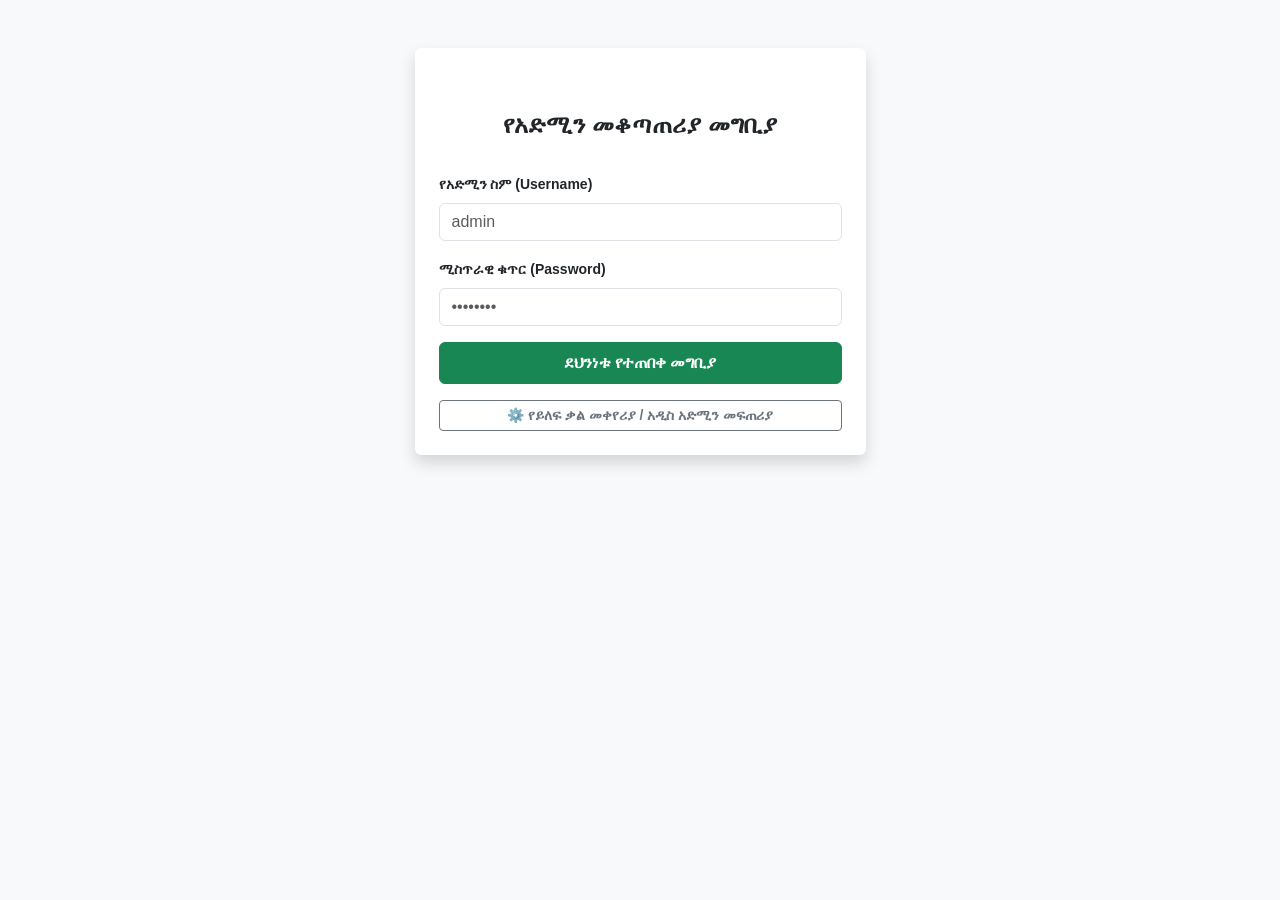
<file: admin.html>
<!DOCTYPE html>
<html lang="am">
<head>
    <meta charset="UTF-8">
    <meta name="viewport" content="width=device-width, initial-scale=1.0">
    <title>Hab Adis - Admin Dashboard</title>
    <link href="https://cdn.jsdelivr.net/npm/bootstrap@5.3.0/dist/css/bootstrap.min.css" rel="stylesheet">
    <link href="https://fonts.googleapis.com/icon?family=Material+Icons" rel="stylesheet">
    <style>
        body { transition: background-color 0.3s, color 0.3s; font-family: sans-serif; }
        .metric-card { border-radius: 12px; border: none; box-shadow: 0 4px 15px rgba(0,0,0,0.05); }
        
        /* 🌓 የዳርክ ሞድ ስታይል */
        body.dark-mode { background-color: #121212 !important; color: #e0e0e0 !important; }
        body.dark-mode .card { background-color: #1e1e1e !important; color: #f8f9fa !important; border-color: #2d2d2d !important; }
        body.dark-mode .table { color: #e0e0e0 !important; border-color: #333 !important; }
        body.dark-mode thead { background-color: #2d2d2d !important; }
        body.dark-mode .text-muted { color: #aaa !important; }
        body.dark-mode input, body.dark-mode select { background-color: #2b2b2b !important; color: #fff !important; border-color: #444 !important; }
        .btn-xs { padding: 2px 6px; font-size: 11px; }
    </style>
</head>
<body class="bg-light">

<!-- 🔐 1. የአድሚን መግቢያ ፓነል -->
<div id="adminLoginPanel" class="container py-5">
    <div class="row justify-content-center">
        <div class="col-md-5">
            <div class="card p-4 shadow border-0">
                <div class="text-center mb-4">
                    <span class="material-icons text-success display-4">admin control pin</span>
                    <h4 class="fw-bold mt-2">የአድሚን መቆጣጠሪያ መግቢያ</h4>
                </div>
                <form id="adminLoginForm" onsubmit="handleAdminLogin(event)">
                    <div class="mb-3">
                        <label class="form-label small fw-bold">የአድሚን ስም (Username)</label>
                        <input type="text" id="adminUser" class="form-control" required placeholder="admin">
                    </div>
                    <div class="mb-3">
                        <label class="form-label small fw-bold">ሚስጥራዊ ቁጥር (Password)</label>
                        <input type="password" id="adminPass" class="form-control" required placeholder="••••••••">
                    </div>
                    <div id="loginErrorMsg" class="alert alert-danger p-2 small d-none">❌ የተሳሳተ የተጠቃሚ ስም ወይም የይለፍ ቃል!</div>
                    <button type="submit" class="btn btn-success w-100 fw-bold py-2 mb-3">ደህንነቱ የተጠበቀ መግቢያ</button>
                </form>
                <button class="btn btn-sm btn-outline-secondary w-100 fw-bold" data-bs-toggle="modal" data-bs-target="#securityModal">
                    ⚙️ የይለፍ ቃል መቀየሪያ / አዲስ አድሚን መፍጠሪያ
                </button>
            </div>
        </div>
    </div>
</div>

<!-- 📊 2. ዋናው የአድሚን ዳሽቦርድ -->
<div id="mainAdminDashboard" class="d-none">
    <nav class="navbar navbar-expand-lg navbar-dark bg-dark shadow-sm">
        <div class="container-fluid">
            <span class="navbar-brand fw-bold text-success d-flex align-items-center">
                <span class="material-icons me-1">gavel</span> Hab Adis Virtual School - Admin Management
            </span>
            <div class="ms-auto d-flex align-items-center gap-2">
                <button class="btn btn-sm btn-warning fw-bold d-flex align-items-center" onclick="goToEditor()">
                    <span class="material-icons fs-6 me-1">mark mamager</span> ውጤት መስሪያ እና መቆጣጠሪያ
                </button>
                <button class="btn btn-sm btn-outline-light" onclick="toggleDarkMode()">🌓 ጨለማ/ብርሃን</button>
                <button class="btn btn-sm btn-danger fw-bold" onclick="logoutAdmin()">ውጣ</button>
            </div>
        </div>
    </nav>

    <div class="container-fluid py-4">
        <div class="row">
            
            <!-- የግራ ጎን ፓነል -->
            <div class="col-md-3 mb-4">
                <div class="card p-3 text-center mb-3 border-0 shadow-sm">
                    <h6 class="fw-bold text-secondary mb-1">⏰ የሲስተም ሰዓት መቆጣጠሪያ</h6>
                    <h4 class="fw-bold text-success mb-0" id="adminLiveTimer">00:00:00</h4>
                </div>
                
                <div class="card p-3 border-0 shadow-sm">
                    <h6 class="fw-bold text-secondary mb-2">🔍 የተማሪዎች ስማርት ፍለጋ</h6>
                    <div class="input-group">
                        <input type="text" id="adminSearchIdInput" class="form-control form-control-sm" placeholder="FCN ወይም ID ያስገቡ..." oninput="searchStudentByNationalId()">
                        <span class="input-group-text bg-success text-white p-1"><span class="material-icons fs-5">search</span></span>
                    </div>
                </div>
            </div>

            <!-- የቀኝ ጎን ፓነል -->
            <div class="col-md-9">
                       <!-- *** አዲስ፦ ለአድሚን የመልእክት መላኪያ ማዕከል *** -->
        <div class="card p-4 border-0 shadow-sm bg-white mb-4">
            <h5 class="fw-bold text-danger mb-3 d-flex align-items-center">
                <span class="material-icons me-2">campaign</span> ለአጠቃላይ ገጾች አስቸኳይ መልእክት መላኪያ (Announcement)
            </h5>
            <div class="row g-2">
                <div class="col-md-9">
                    <input type="text" id="adminNoticeInput" class="form-control border-danger py-2" placeholder="ለምሳሌ፦ 'ሰኞ ዕለት የኬሚስትሪ የቀጥታ ስርጭት ስላለ ተማሪዎች በሰዓቱ እንድትገኙ!'">
                </div>
                <div class="col-md-3">
                    <button class="btn btn-danger w-100 fw-bold py-2" onclick="broadcastNotice()">📢 መልእክቱን በቀጥታ ላክ</button>
                </div>
            </div>
        </div>

                <!-- 5ቱ የስታቲስቲክስ ካርዶች -->
                <div class="row g-3 mb-4">
                    <div class="col"><div class="card metric-card bg-primary text-white p-3 h-100"><span class="material-icons opacity-75">groups</span><div class="small mt-1">ጠቅላላ ተማሪዎች</div><h3 class="fw-bold mb-0" id="cardTotalStudents">0</h3></div></div>
                    <div class="col"><div class="card metric-card bg-success text-white p-3 h-100"><span class="material-icons opacity-75">person_add</span><div class="small mt-1">ንቁ ተማሪዎች</div><h3 class="fw-bold mb-0" id="cardWeeklyStudents">0</h3></div></div>
                    <div class="col"><div class="card metric-card bg-warning text-dark p-3 h-100"><span class="material-icons opacity-75">payments</span><div class="small mt-1">የገባው ጠቅላላ ክፍያ</div><h4 class="fw-bold mb-0" id="cardTotalPayments">0 ETB</h4></div></div>
                    <div class="col"><div class="card metric-card bg-info text-white p-3 h-100"><span class="material-icons opacity-75">visibility</span><div class="small mt-1">የእለት ተመልካች</div><h3 class="fw-bold mb-0" id="cardDailyViews">0</h3></div></div>
                    <div class="col"><div class="card metric-card bg-danger text-white p-3 h-100"><span class="material-icons opacity-75">hourglass_empty</span><div class="small mt-1">መዝገብ ላይ ያሉ</div><h3 class="fw-bold mb-0" id="cardPendingStudents">0</h3></div></div>
                </div>

                <!-- 📋 የተመዘገቡ ተማሪዎች ማረጋገጫ ዝርዝር ሰንጠረዥ (የተስተካከለ) -->
                <div class="card p-4 border-0 shadow-sm mb-4">
                    <h5 class="fw-bold text-success mb-3">📋 የተመዘገቡ ተማሪዎች ማረጋገጫ ዝርዝር</h5>
                    <div class="table-responsive">
                        <table class="table table-hover align-middle text-center small">
                            <thead class="table-dark">
                                <tr>
                                    <th>ID ቁጥር</th>
                                    <th>ሙሉ ስም</th>
                                    <th>ሰርተፍኬት / ሚኒስትሪ</th>
                                    <th>የክፍያ ሁኔታ (Payment)</th>
                                    <th>የመታወቂያ (FCN) ቁጥር</th>
                                    <th>ድርጊት (Action)</th>
                                </tr>
                            </thead>
                            <tbody id="adminStudentsTableBody"></tbody>
                        </table>
                    </div>
                </div>

                <!-- 🔑 የጠፋ ID እና ፓስዋርድ መመለሻ ጥያቄዎች -->
                <div class="card p-4 border-0 shadow-sm">
                    <h5 class="fw-bold text-warning mb-3">🔑 የጠፋ ID እና ፓስዋርድ መመለሻ ጥያቄዎች</h5>
                    <div class="table-responsive">
                        <table class="table table-sm table-bordered align-middle text-center">
                            <thead class="table-secondary">
                                <tr>
                                    <th>ስም</th><th>ክፍል</th><th>የመታወቂያ FCN ቁጥር</th><th>የጠየቁበት ቀን</th><th>ድርጊት</th>
                                </tr>
                            </thead>
                            <tbody id="adminRecoveryTableBody"></tbody>
                        </table>
                    </div>
                </div>

            </div>
        </div>
    </div>
</div>

<!-- 🔍 📄 የተማሪ ሰርተፍኬት እና ዝርዝር መረጃ ማሳያ ፖፕ-አፕ (MODAL) -->
<div class="modal fade" id="studentDetailsModal" tabindex="-1" aria-hidden="true">
    <div class="modal-dialog">
        <div class="modal-content">
            <div class="modal-header bg-success text-white">
                <h5 class="fw-bold modal-title">📋 የተማሪው ስም፣ ሰርተፍኬት እና ክፍያ ማረጋገጫ</h5>
                <button type="button" class="btn-close btn-close-white" data-bs-dismiss="modal"></button>
            </div>
            <div class="modal-body" id="studentModalBodyDetails">
                <!-- በጥያቄው መሠረት የተስተካከሉ መረጃዎች እዚህ ብቻ ይወጣሉ -->
            </div>
        </div>
    </div>
</div>

<!-- 🔐 SECURITY MODAL (ሚስጥራዊ ቁጥር መቀየሪያ) -->
<div class="modal fade" id="securityModal" tabindex="-1" aria-hidden="true">
    <div class="modal-dialog">
        <div class="modal-content">
            <div class="modal-header">
                <h5 class="fw-bold modal-title">🔐 የአድሚን ሴኪውሪቲ ማስተካከያ</h5>
                <button type="button" class="btn-close" data-bs-dismiss="modal"></button>
            </div>
            <div class="modal-body">
                <form id="changePasswordForm" onsubmit="handleChangePassword(event)">
                    <h6 class="fw-bold text-success border-bottom pb-1 mb-2">የአድሚን ሚስጥራዊ ቁጥር መቀየሪያ</h6>
                    <div class="mb-2">
                        <label class="form-label small">የአሁኑ Password *</label>
                        <input type="password" id="oldPass" class="form-control form-control-sm" required>
                    </div>
                    <div class="mb-2">
                        <label class="form-label small">አዲስ Password *</label>
                        <input type="password" id="newPass" class="form-control form-control-sm" required>
                    </div>
                    <button type="submit" class="btn btn-success btn-sm fw-bold w-100">የይለፍ ቃል ቀይር</button>
                </form>
            </div>
        </div>
    </div>
</div>

<script>
    if(!localStorage.getItem("habAdisAdmins")) {
        localStorage.setItem("habAdisAdmins", JSON.stringify([{ user: "admin", pass: "admin123" }]));
    }

    let isAdminLoggedIn = false;
document.addEventListener("DOMContentLoaded", () => {
            renderStudentList();
            // ቀድሞ የተላከ ማስታወቂያ ካለ ሳጥኑ ላይ እንዲቆይ
            document.getElementById("adminNoticeInput").value = localStorage.getItem("habAdisGlobalNotice") || "";
        });

        // መልእክቱን ለሁሉም ገጽ ማሰራጫ ፈንክሽን
        function broadcastNotice() {
            const noticeText = document.getElementById("adminNoticeInput").value;
            localStorage.setItem("habAdisGlobalNotice", noticeText);
            alert("📢 መልእክቱ በተሳካ ሁኔታ ተሰራጭቷል! አሁን በ Home እና Classroom ገጾች ላይ በጉልህ ይታያል።");
        }
    function handleAdminLogin(e) {
        e.preventDefault();
        const userIn = document.getElementById("adminUser").value.trim();
        const passIn = document.getElementById("adminPass").value.trim();
        let admins = JSON.parse(localStorage.getItem("habAdisAdmins"));
        let match = admins.find(a => a.user === userIn && a.pass === passIn);

        if(match) {
            isAdminLoggedIn = true;
            sessionStorage.setItem("isAdminAuthorized", "true");
            document.getElementById("adminLoginPanel").classList.add("d-none");
            document.getElementById("mainAdminDashboard").classList.remove("d-none");
            startAdminTimer();
            loadAdminDashboardData();
        } else {
            document.getElementById("loginErrorMsg").classList.remove("d-none");
        }
    }

    function loadAdminDashboardData() {
        let students = JSON.parse(localStorage.getItem("habAdisStudents")) || [];
        let recoveries = JSON.parse(localStorage.getItem("habAdis_recoveries")) || [];
        let dailyViews = localStorage.getItem("habAdis_daily_views") || 0;

        document.getElementById("cardTotalStudents").innerText = students.length;
        document.getElementById("cardWeeklyStudents").innerText = students.filter(s => s.status === "active").length;
        document.getElementById("cardTotalPayments").innerText = (students.filter(s => s.status === "active").length * 7500) + " ETB";
        document.getElementById("cardDailyViews").innerText = dailyViews;
        document.getElementById("cardPendingStudents").innerText = students.filter(s => s.status === "pending_info" || s.status === "pending_payment").length;

        renderStudentsTable(students);
        renderRecoveryTable(recoveries);
    }

    // 📋 የተማሪዎች ሰንጠረዥ - በተሰጠው ትዕዛዝ መሠረት የጸዳ (ስም፣ ሰርተፍኬት፣ ክፍያ፣ FCN ብቻ)
    function renderStudentsTable(data) {
        const tbody = document.getElementById("adminStudentsTableBody");
        tbody.innerHTML = "";
        if(data.length === 0) {
            tbody.innerHTML = `<tr><td colspan="6" class="text-muted small">ምንም የተመዘገበ ተማሪ የለም።</td></tr>`;
            return;
        }
        data.forEach(s => {
            let statusBadge = "";
            let actionBtn = "";

            // የክፍያ ሁኔታ ማሳያ (Payment Column)
            if (s.status === "pending_info") {
                statusBadge = `<span class="badge bg-warning text-dark">መረጃ እየተጠበቀ</span>`;
                actionBtn = `<button class="btn btn-xs btn-success fw-bold" onclick="approveStudentNextStep('${s.id}')">Pass Info</button>`;
            } else if (s.status === "info_passed") {
                statusBadge = `<span class="badge bg-secondary">ክፍያ እየጠበቀ</span>`;
                actionBtn = `<span class="text-muted small">ደረሰኝ አልላከም</span>`;
            } else if (s.status === "pending_payment") {
                statusBadge = `<span class="badge bg-info text-dark">ደረሰኝ ቀርቧል</span>`;
                actionBtn = `<button class="btn btn-xs btn-primary fw-bold" onclick="approveStudentNextStep('${s.id}')">Pass Payment</button>`;
            } else if (s.status === "active") {
                statusBadge = `<span class="badge bg-success">ተከፍሏል (Active)</span>`;
                actionBtn = `<span class="text-success small fw-bold">🔑 ፓስዋርድ ተልኳል</span>`;
            }

            tbody.innerHTML += `
                <tr>
                    <td class="fw-bold">${s.id}</td>
                    <td><b>${s.name}</b></td>
                    <td>
                        <button class="btn btn-xs btn-outline-dark fw-bold" onclick="viewFullStudentDetails('${s.id}')">📂 ሰርተፍኬት እይ</button>
                    </td>
                    <td>${statusBadge}</td>
                    <td class="small fw-bold text-primary">${s.fcnNumber}</td>
                    <td>
                        ${actionBtn}
                        <button class="btn btn-xs btn-outline-danger ms-1" onclick="deleteStudent('${s.id}')">🗑️</button>
                    </td>
                </tr>
            `;
        });
    }

    // 📄 🔍 በጥያቄው መሠረት የተስተካከለው የፖፕ-አፕ (Modal) መረጃ ማሳያ
    function viewFullStudentDetails(studentId) {
        let students = JSON.parse(localStorage.getItem("habAdisStudents")) || [];
        let s = students.find(item => item.id === studentId);
        
        if(s) {
            const container = document.getElementById("studentModalBodyDetails");
            container.innerHTML = `
                <div class="alert alert-light border small">
                    <h6 class="fw-bold text-success mb-2">👤 የተማሪው ዋና መረጃ</h6>
                    <div><b>የተማሪው ሙሉ ስም፦</b> ${s.name}</div>
                    <div><b>የተማሪ መለያ ID፦</b> ${s.id}</div>
                    <div><b>የመታወቂያ / FCN ቁጥር፦</b> ${s.fcnNumber}</div>
                    <div><b>የተመዘገበበት ክፍል፦</b> ${s.grade}ኛ ክፍል</div>
                </div>
                
                <div class="border rounded p-3 text-center bg-light mb-3">
                    <h6 class="fw-bold text-start text-dark small mb-2">📜 የተያያዘ ሰርተፍኬት / ሚኒስትሪ ካርድ</h6>
                    <span class="material-icons text-secondary display-4">workspace_premium</span>
                    <div class="small fw-bold mt-1 text-truncate">${s.name}_Ministry_Card.pdf</div>
                    <p class="text-muted text-xs"> (ይህ የተማሪው የ8ኛ ክፍል ሚኒስትሪ ወይም የደረጃ ማረጋገጫ ሰርተፍኬት ፋይል ነው) </p>
                </div>

                <div class="border rounded p-3 text-center bg-light">
                    <h6 class="fw-bold text-start text-dark small mb-2">💰 የባንክ ክፍያ ደረሰኝ (Receipt)</h6>
                    <span class="material-icons text-primary display-4">receipt_long</span>
                    <div class="small fw-bold mt-1 text-success">${s.receiptFile || 'የክፍያ ደረሰኝ ገና አልተያያዘም'}</div>
                    <div class="small text-muted mt-1">የክፍያ ሁኔታ፦ <b>${s.status === 'active' ? 'ተከፍሏል' : 'በምረቃ ላይ'}</b></div>
                </div>
            `;
            let modal = new bootstrap.Modal(document.getElementById('studentDetailsModal'));
            modal.show();
        }
    }

    // 🚀 አድሚኑ Pass ሲያደርግ ደረጃውን የሚያሻሽል ማዕከላዊ ሎጂክ
    function approveStudentNextStep(studentId) {
        let students = JSON.parse(localStorage.getItem("habAdisStudents")) || [];
        let idx = students.findIndex(s => s.id === studentId);
        
        if(idx !== -1) {
            let currentStatus = students[idx].status;
            
            if(currentStatus === "pending_info") {
                students[idx].status = "info_passed";
                alert(`🎉 የተማሪው መረጃ እና ሰርተፍኬት ተረጋግጦ Pass ሆኗል! አሁን ለተማሪው የክፍያ አማራጭ ይከፈትለታል።`);
            } 
            else if(currentStatus === "pending_payment") {
                students[idx].status = "active";
                
                // 🔑 በአውቶማቲክ የሚመነጭ ባለ 6 አሃዝ ጠንካራ ሚስጥራዊ ቁጥር
                let autoPassword = Math.floor(100000 + Math.random() * 900000).toString();
                students[idx].password = autoPassword;
                
                alert(`🎉 የባንክ ክፍያው ተረጋግጦ Pass ሆኗል!\nበራስ-ሰር የተፈጠረው መግቢያ ፓስዋርድ፦ ${autoPassword}`);
            }
            
            localStorage.setItem("habAdisStudents", JSON.stringify(students));
            loadAdminDashboardData();
        }
    }

    function searchStudentByNationalId() {
        const val = document.getElementById("adminSearchIdInput").value.trim().toLowerCase();
        let students = JSON.parse(localStorage.getItem("habAdisStudents")) || [];
        if(val === "") {
            renderStudentsTable(students);
        } else {
            let filtered = students.filter(s => s.fcnNumber.toLowerCase().includes(val) || s.id.toLowerCase().includes(val) || s.name.toLowerCase().includes(val));
            renderStudentsTable(filtered);
        }
    }

    function renderRecoveryTable(data) {
        const tbody = document.getElementById("adminRecoveryTableBody");
        tbody.innerHTML = "";
        let pendings = data.filter(r => r.status === "pending_recovery");
        if(pendings.length === 0) {
            tbody.innerHTML = `<tr><td colspan="5" class="text-muted small">ምንም የቀረበ የመረጃ ማግኛ ጥያቄ የለም።</td></tr>`;
            return;
        }
        pendings.forEach(r => {
            tbody.innerHTML += `
                <tr>
                    <td class="text-start">${r.name}</td>
                    <td>${r.grade}ኛ</td>
                    <td class="fw-bold">${r.fcnNumber}</td>
                    <td class="small">${new Date(r.requestDate).toLocaleDateString()}</td>
                    <td>
                        <button class="btn btn-success btn-xs fw-bold" onclick="approveRecovery('${r.id}')">አጽድቅ (አሳይ)</button>
                    </td>
                </tr>
            `;
        });
    }

    function approveRecovery(recId) {
        let recoveries = JSON.parse(localStorage.getItem("habAdis_recoveries")) || [];
        let students = JSON.parse(localStorage.getItem("habAdisStudents")) || [];
        let rec = recoveries.find(r => r.id === recId);
        if(rec) {
            let stu = students.find(s => s.fcnNumber === rec.fcnNumber);
            if(stu && stu.status === 'active') {
                alert(`🔑 የተማሪው የመግቢያ መረጃ፦\nID ቁጥር፦ ${stu.id}\nፓስዋርድ፦ ${stu.password}`);
            } else {
                alert("❌ ይህ መታወቂያ ያለው ንቁ ተማሪ በሲስተሙ ላይ አልተገኘም ወይም ምዝገባው አልተጠናቀቀም!");
            }
            rec.status = "approved";
            localStorage.setItem("habAdis_recoveries", JSON.stringify(recoveries));
            loadAdminDashboardData();
        }
    }

    function handleChangePassword(e) {
        e.preventDefault();
        let admins = JSON.parse(localStorage.getItem("habAdisAdmins"));
        const oldP = document.getElementById("oldPass").value;
        const newP = document.getElementById("newPass").value;
        let idx = admins.findIndex(a => a.pass === oldP);
        if(idx !== -1) {
            admins[idx].pass = newP;
            localStorage.setItem("habAdisAdmins", JSON.stringify(admins));
            alert("🎉 የአድሚን ሚስጥራዊ ቁጥር ተቀይሯል!");
            document.getElementById("changePasswordForm").reset();
            bootstrap.Modal.getInstance(document.getElementById('securityModal')).hide();
        } else { alert("❌ የአሁኑ ሚስጥራዊ ቁጥር አልተስማማም!"); }
    }

    function deleteStudent(id) {
        if(confirm("ይህንን ተማሪ ማጥፋት ይፈልጋሉ?")) {
            let students = JSON.parse(localStorage.getItem("habAdisStudents")) || [];
            students = students.filter(s => s.id !== id);
            localStorage.setItem("habAdisStudents", JSON.stringify(students));
            loadAdminDashboardData();
        }
    }

    function goToEditor() {
        if(sessionStorage.getItem("isAdminAuthorized") === "true") window.location.href = "grade-processor.html";
    }

    // ሰዓት ቆጣሪ
    function startAdminTimer() {
        setInterval(() => {
            let now = new Date();
            document.getElementById("adminLiveTimer").innerText = now.toTimeString().split(" ")[0];
        }, 1000);
    }

    function toggleDarkMode() { document.body.classList.toggle("dark-mode"); }
    function logoutAdmin() {
        isAdminLoggedIn = false;
        sessionStorage.removeItem("isAdminAuthorized");
        document.getElementById("mainAdminDashboard").classList.add("d-none");
        document.getElementById("adminLoginPanel").classList.remove("d-none");
    }
</script>

<script src="https://cdn.jsdelivr.net/npm/bootstrap@5.3.0/dist/js/bootstrap.bundle.min.js"></script>
</body>
</html>
</file>
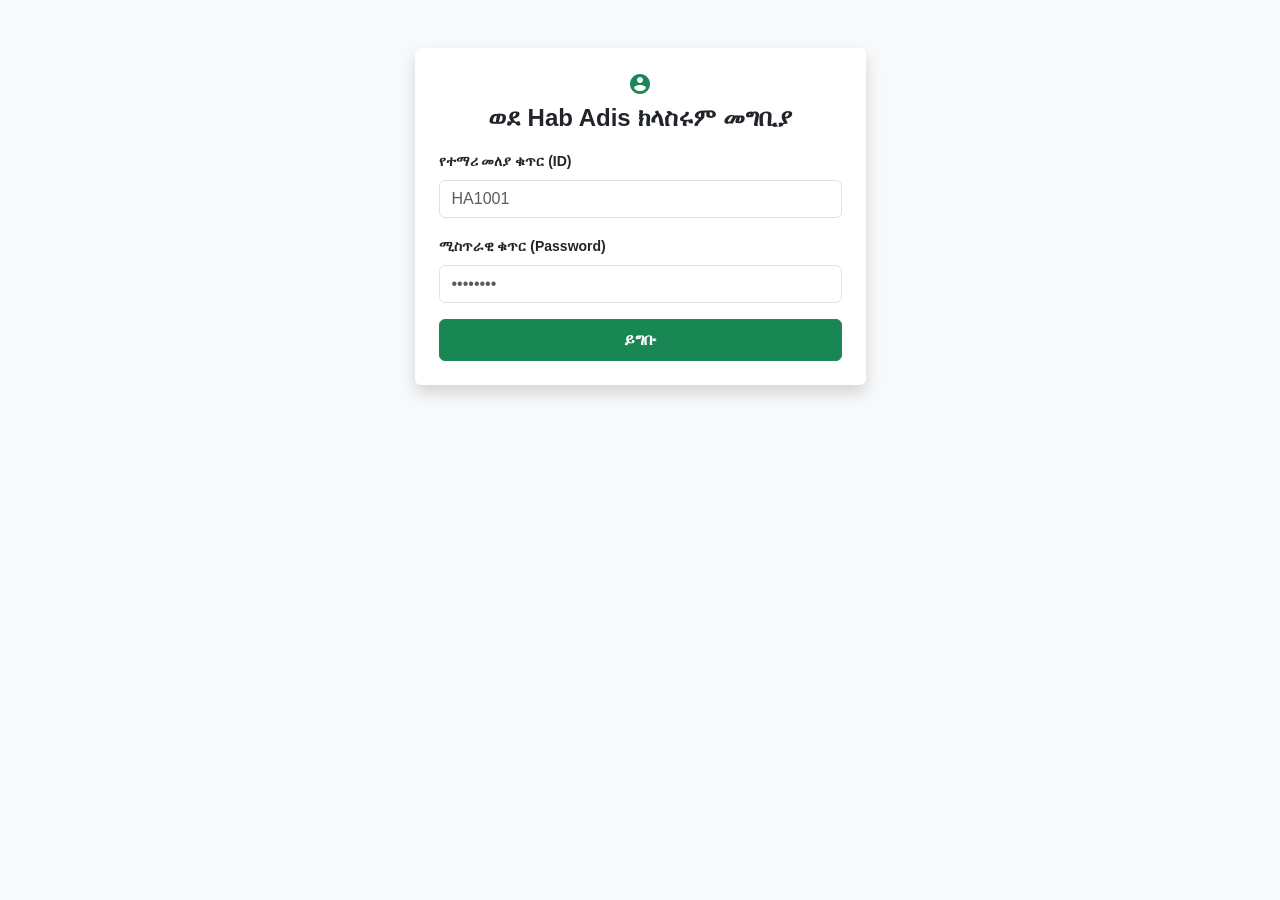
<file: classroom.html>
<!DOCTYPE html>
<html lang="am">
<head>
    <meta charset="UTF-8">
    <meta name="viewport" content="width=device-width, initial-scale=1.0">
    <title>Hab Adis Virtual School - Classroom</title>
    <link href="https://cdn.jsdelivr.net/npm/bootstrap@5.3.0/dist/css/bootstrap.min.css" rel="stylesheet">
    <link href="https://fonts.googleapis.com/icon?family=Material+Icons" rel="stylesheet">
    <style>
        body { background-color: #f8f9fa; font-family: 'Segoe UI', Tahoma, Geneva, Verdana, sans-serif; transition: background-color 0.3s, color 0.3s; }
        .sidebar-menu .nav-link { border-radius: 8px; color: #333; font-weight: 500; padding: 10px 15px; transition: all 0.2s; }
        .sidebar-menu .nav-link.active { background-color: #198754 !important; color: #fff; }
        .sidebar-menu .nav-link:hover:not(.active) { background-color: #e8f5e9; color: #198754; }
        .subject-card { border: none; border-radius: 12px; box-shadow: 0 4px 12px rgba(0,0,0,0.05); transition: transform 0.2s, box-shadow 0.2s; cursor: pointer; }
        .subject-card:hover { transform: translateY(-3px); box-shadow: 0 6px 18px rgba(0,0,0,0.1); }
        .video-container { position: relative; padding-bottom: 56.25%; height: 0; overflow: hidden; border-radius: 12px; box-shadow: 0 4px 15px rgba(0,0,0,0.1); }
        .video-container iframe { position: absolute; top: 0; left: 0; width: 100%; height: 100%; border: 0; }
        
        /* 📝 ተንቀሳቃሽ ማስታወሻ ደብተር ስታይል */
        .draggable-notepad { position: fixed; bottom: 20px; right: 20px; width: 320px; height: 380px; background: #fff; border-radius: 12px; box-shadow: 0 8px 30px rgba(0,0,0,0.15); display: flex; flex-direction: column; overflow: hidden; z-index: 1050; border: 1px solid #e0e0e0; }
        .notepad-header { background-color: #198754; color: #fff; font-weight: bold; padding: 10px 15px; cursor: move; user-select: none; }
        .notepad-textarea { flex: 1; border: none; padding: 15px; resize: none; font-size: 14px; outline: none; background-color: #fdfdfd; line-height: 1.6; }
        
        /* 🌓 የዳርክ ሞድ (Dark Mode) ተኳኋኝነት */
        body.dark-mode { background-color: #121212; color: #e0e0e0; }
        body.dark-mode .bg-white { background-color: #1e1e1e !important; color: #f8f9fa !important; }
        body.dark-mode .card { background-color: #1e1e1e !important; color: #f8f9fa !important; border-color: #2d2d2d; }
        body.dark-mode .sidebar-menu .nav-link { color: #ccc; }
        body.dark-mode .sidebar-menu .nav-link:hover:not(.active) { background-color: #2d2d2d; color: #198754; }
        body.dark-mode .table { color: #e0e0e0; border-color: #2d2d2d; }
        body.dark-mode .draggable-notepad { background: #1e1e1e; border-color: #333; }
        body.dark-mode .notepad-textarea { background: #252525; color: #fff; }
    </style>
</head>
<body>

<div id="studentLoginBox" class="container py-5">
    <div class="row justify-content-center">
        <div class="col-md-5">
            <div class="card p-4 shadow border-0 text-center">
                <span class="material-icons text-success display-4 mb-2">account_circle</span>
                <h4 class="fw-bold mb-3">ወደ Hab Adis ክላስሩም መግቢያ</h4>
                <div class="mb-3 text-start">
                    <label class="form-label small fw-bold">የተማሪ መለያ ቁጥር (ID)</label>
                    <input type="text" id="loginIdInput" class="form-control" placeholder="HA1001">
                </div>
                <div class="mb-3 text-start">
                    <label class="form-label small fw-bold">ሚስጥራዊ ቁጥር (Password)</label>
                    <input type="password" id="loginPassInput" class="form-control" placeholder="••••••••">
                </div>
                <div id="loginError" class="alert alert-danger p-2 small d-none">❌ የተማሪ መለያ ቁጥር ወይም ሚስጥራዊ ቁጥር አልተገኘም!</div>
                <button type="button" class="btn btn-success w-100 fw-bold py-2" onclick="processStudentLogin()">ይግቡ</button>
            </div>
        </div>
    </div>
</div>

<div id="mainClassroomArea" class="d-none">
    <nav class="navbar navbar-expand-lg navbar-dark bg-dark shadow-sm py-2">
        <div class="container-fluid">
            <span class="navbar-brand fw-bold d-flex align-items-center text-success">
                <span class="material-icons me-1">school</span> Hab Adis Classroom
            </span>
            <div class="ms-auto d-flex align-items-center gap-2 gap-md-3">
                <button class="btn btn-sm btn-outline-success fw-bold d-flex align-items-center" onclick="openNotepadPanel()">
                    <span class="material-icons fs-6 me-1">edit_note</span> 📝 ማስታወሻ ደብተር
                </button>
                <button class="btn btn-sm btn-outline-light text-white" onclick="toggleDarkMode()">🌓</button>
                <span class="text-white small fw-bold d-none d-sm-inline" id="topStudentName">ተማሪ፦ --</span>
                <span class="badge bg-success" id="topStudentGrade">-- ክፍል</span>
                <button class="btn btn-sm btn-danger fw-bold" onclick="logoutStudent()">ውጣ</button>
            </div>
        </div>
    </nav>

    <div class="container-fluid py-4">
        <div class="row">
            
            <div class="col-md-3 sidebar-menu bg-white p-3 rounded shadow-sm mb-3">
                <h6 class="fw-bold text-secondary border-bottom pb-2 mb-3">📋 ዋና ማውጫ</h6>
                <div class="nav flex-column nav-pills" id="v-pills-tab" role="tablist">
                    <button class="nav-link active d-flex align-items-center mb-2" id="v-subjects-tab" data-bs-toggle="tab" data-bs-target="#v-subjects" type="button" onclick="showSubjectsArea()">
                        <span class="material-icons me-2">menu_book</span> የትምህርት ዓይነቶች
                    </button>
                    <button class="nav-link d-flex align-items-center mb-2" id="v-assignments-tab" data-bs-toggle="tab" data-bs-target="#v-assignments" type="button" onclick="loadAssignmentsPage()">
                        <span class="material-icons me-2">assignment_turned_in</span> የልምምድ ጥያቄዎች
                    </button>
                    <button class="nav-link d-flex align-items-center mb-2" id="v-exams-tab" data-bs-toggle="tab" data-bs-target="#v-exams" type="button" onclick="loadExamsPage()">
                        <span class="material-icons me-2">gavel</span> ማጠቃለያ ፈተና (50%)
                    </button>
                    <button class="nav-link d-flex align-items-center mb-2" id="v-report-tab" data-bs-toggle="tab" data-bs-target="#v-report" type="button" onclick="showMyReportCard()">
                        <span class="material-icons me-2">analytics</span> የእኔ ውጤት
                    </button>
                </div>
                <hr>
                <div class="alert alert-dark p-2 text-center small m-0 fw-bold">
                    <span class="material-icons text-warning align-middle fs-6 me-1">timer</span> የዛሬ ቆይታ፦ <span id="liveTimer">00:00</span>
                </div>
            </div>

            <div class="col-md-9">
                <div class="tab-content" id="v-pills-tabContent">
                    
                    <div class="tab-pane fade show active" id="v-subjects" role="tabpanel">
                        
                        <div id="subjectsGridPanel" class="">
                            <h5 class="fw-bold text-success mb-3">📚 የትምህርት ዓይነቶችዎ</h5>
                            <div class="row g-3" id="studentSubjectsRowGrid"></div>
                        </div>

                        <div id="singleSubjectContentArea" class="d-none">
                            <button class="btn btn-sm btn-outline-secondary mb-3 fw-bold d-flex align-items-center" onclick="backToSubjectsGrid()">
                                <span class="material-icons fs-6 me-1">arrow_back</span> ወደ ሳብጀክቶች ተመለስ
                            </button>
                            <h4 class="fw-bold text-dark mb-3" id="currentActiveSubjectTitle">📚 ትምህርት፦ --</h4>
                            
                            <div class="row">
                                <div class="col-lg-8 mb-3">
                                    <div class="video-container mb-3">
                                        <iframe id="videoPlayer" src="" allowfullscreen></iframe>
                                    </div>
                                    <h5 class="fw-bold text-success" id="videoTitle">የቪዲዮው ርዕስ</h5>
                                    
                                    <div id="resumePromptBox" class="card p-3 bg-light border-success mt-3 d-none">
                                        <h6 class="fw-bold text-success d-flex align-items-center">
                                            <span class="material-icons me-1">quiz</span> በቪዲዮው መሃል የሚመጣ የክትትል ኩዊዝ
                                        </h6>
                                        <p class="small fw-bold mb-2">ጥያቄ፦ ከላይ ከተማርከው ይዘት በመነሳት የዚህን ጥያቄ ትክክለኛ መልስ ምረጥ።</p>
                                        <div class="form-check mb-2 small">
                                            <input class="form-check-input" type="radio" name="subQuizOpt" id="optA" value="A">
                                            <label class="form-check-input-label" for="optA">ሀ) የተሳሳተ መልስ አማራጭ</label>
                                        </div>
                                        <div class="form-check mb-2 small">
                                            <input class="form-check-input" type="radio" name="subQuizOpt" id="optB" value="B">
                                            <label class="form-check-input-label" for="optB">ለ) ትክክለኛ መልስ አማራጭ</label>
                                        </div>
                                        <button class="btn btn-success btn-sm fw-bold mt-2" onclick="submitSubjectQuiz()">መልስህን አረጋግጥ</button>
                                    </div>
                                </div>
                                
                                <div class="col-lg-4">
                                    <div class="card p-3">
                                        <h6 class="fw-bold text-secondary border-bottom pb-2 mb-2">📖 የምዕራፎች ማውጫ</h6>
                                        <div class="list-group list-group-flush" id="unitsListGroup"></div>
                                        <div class="d-flex justify-content-between align-items-center mt-3 pt-2 border-top">
                                            <span class="small text-muted" id="unitPageIndicator">ገጽ 0 / 0</span>
                                            <div class="btn-group btn-group-sm">
                                                <button class="btn btn-outline-secondary" id="prevUnitPageBtn" onclick="navigateUnit(-1)">Back</button>
                                                <button class="btn btn-outline-success" id="nextUnitPageBtn" onclick="navigateUnit(1)">Next</button>
                                            </div>
                                        </div>
                                    </div>
                                </div>
                            </div>
                        </div>

                    </div>

                    <div class="tab-pane fade" id="v-assignments" role="tabpanel">
                        <div class="card p-4 bg-white">
                            <h5 class="fw-bold text-success mb-3">📝 የክፍል ስራዎች እና የልምምድ ጥያቄዎች</h5>
                            <p class="text-muted small">የእያንዳንዱን ምዕራፍ ቪዲዮ በደንብ ከተመለከቱ በኋላ እዚህ ያሉትን ጥያቄዎች በመሥራት ውጤታችሁን አሳድጉ።</p>
                            <div class="alert alert-info py-2 small">እባክዎ መጀመሪያ ከግራ ማውጫ ውስጥ የሚፈልጉትን የትምህርት ዓይነት ይምረጡ!</div>
                        </div>
                    </div>

                    <div class="tab-pane fade" id="v-exams" role="tabpanel">
                        <div class="card p-4 bg-white">
                            <h5 class="fw-bold text-danger mb-3">✍️ የማጠቃለያ ማጠናቀቂያ ፈተና (50%)</h5>
                            <p class="text-muted small">ይህ ፈተና የሚወሰደው በሴሚስተሩ ማጠናቀቂያ ላይ ብቻ ሲሆን ጠቅላላ 50 ነጥብ ይይዛል።</p>
                            <div class="alert alert-warning py-2 small">በአሁኑ ሰዓት ክፍት የሆነ የማጠቃለያ ፈተና የለም።</div>
                        </div>
                    </div>

                    <div class="tab-pane fade" id="v-report" role="tabpanel">
                        <div class="card border-0 shadow-sm p-4 bg-white">
                            <h5 class="fw-bold text-success mb-3">📊 የትምህርት ዓይነቶች ዝርዝር ውጤት</h5>
                            <p class="text-muted small mb-3">የእርስዎ እውነተኛ ውጤት፤ ኩዊዞችን፣ የልምምድ ጥያቄዎችን እና ፈተናዎችን መሥራት ሲጀምሩ ብቻ በራስ-ሰር እዚህ ይሞላል።</p>
                            <div class="table-responsive">
                                <table class="table table-bordered align-middle text-center">
                                    <thead class="table-dark">
                                        <tr>
                                            <th class="text-start">ትምህርት</th>
                                            <th>ክፍል ስራ (30%)</th>
                                            <th>ኩዊዝ (20%)</th>
                                            <th>አቴንዳንስ (0%)</th>
                                            <th>ማጠቃለያ ፈተና (50%)</th>
                                            <th>ድምር (100%)</th>
                                        </tr>
                                    </thead>
                                    <tbody id="myReportCardTableBody">
                                        </tbody>
                                </table>
                            </div>
                        </div>
                    </div>

                </div>
            </div>

        </div>
    </div>
</div>

<div class="draggable-notepad d-none" id="notepadPanel">
    <div class="notepad-header d-flex justify-content-between align-items-center" id="notepadHeader">
        <span class="d-flex align-items-center" style="font-size:13px;">
            <span class="material-icons fs-5 me-1">edit_note</span> ምናባዊ ማስታወሻ ደብተር
        </span>
        <button type="button" class="btn-close btn-close-white" style="font-size:10px; box-shadow:none; cursor:pointer;" onclick="closeNotepadPanel()" aria-label="Close"></button>
    </div>
    <textarea id="studentNotes" class="notepad-textarea" placeholder="በትምህርቱ ላይ መምህሩ የሚናገረውን ወይም የጥናት ማስታወሻዎችን እዚህ መፃፍ ይችላሉ..." oninput="saveNotes()"></textarea>
</div>

<script>
    // 📚 የክፍል ሳብጀክቶች ዝርዝር መረጃ ቤዝ
    const gradeSubjects = {
        "5": ["Biology", "Mathematics", "English", "Amharic"],
        "6": ["Biology", "Physics", "Mathematics", "English", "Amharic"],
        "7": ["Biology", "Chemistry", "Physics", "Mathematics", "English", "Amharic"],
        "8": ["Biology", "Chemistry", "Physics", "Mathematics", "Geography", "History", "English", "Amharic"],
        "9": ["Biology", "Chemistry", "Physics", "Mathematics", "Geography", "History", "Citizenship Education", "English", "Amharic"],
        "10": ["Biology", "Chemistry", "Physics", "Mathematics", "Geography", "History", "Citizenship Education", "English", "Amharic"],
        "11": ["Biology", "Chemistry", "Physics", "Mathematics", "Geography", "English"],
        "12": ["Biology", "Chemistry", "Physics", "Mathematics", "Geography", "English"]
    };

    const sampleUnits = [
        "Unit 1: Introduction to Lesson Topic",
        "Unit 2: Core Concepts and Theories",
        "Unit 3: Practical Examples and Cases",
        "Unit 4: Advanced Principles and Summary"
    ];

    let loggedInStudent = null;
    let selectedSubjectName = "";
    let currentUnitIndex = 0;
    let totalSecondsSpent = 0;
    let timerInterval = null;

    // ❌ ማስታወሻ ደብተሩን መዝጊያ ፈንክሽን
    function closeNotepadPanel() {
        document.getElementById("notepadPanel").classList.add("d-none");
    }

    // 📂 ማስታወሻ ደብተሩን መልሶ መክፈቻ ፈንክሽን
    function openNotepadPanel() {
        document.getElementById("notepadPanel").classList.remove("d-none");
    }

    // 🔐 የተማሪዎች ሎግኢን ፕሮሰስ ማስተካከያ
    function processStudentLogin() {
        const idInput = document.getElementById("loginIdInput").value.trim();
        const passInput = document.getElementById("loginPassInput").value.trim();
        
        let students = JSON.parse(localStorage.getItem("habAdisStudents")) || [];
        let found = students.find(s => s.id === idInput && s.password === passInput);

        if(found) {
            loggedInStudent = found;
            document.getElementById("studentLoginBox").classList.add("d-none");
            document.getElementById("mainClassroomArea").classList.remove("d-none");
            document.getElementById("notepadPanel").classList.remove("d-none"); // መጀመሪያ ላይ ይከፈታል
            
            document.getElementById("topStudentName").innerText = `ተማሪ፦ ${found.name}`;
            document.getElementById("topStudentGrade").innerText = `${found.grade}ኛ`;

            if(loggedInStudent.savedNotes) {
                document.getElementById("studentNotes").value = loggedInStudent.savedNotes;
            }

            // 🛑 የውጤት ሎጂክ ማስተካከያ፦ ናሙና ውጤቶችን ማጥፋት እና እውነተኛ ባዶ መዋቅር መፍጠር
            if (!loggedInStudent.subjectScores) {
                loggedInStudent.subjectScores = {};
            }
            
            let subs = gradeSubjects[loggedInStudent.grade] || [];
            subs.forEach(sub => {
                // በራሱ የተሰጠው ውጤት ጠፍቷል፤ ሁሉም መጀመሪያ 0 ሆነው ተማሪው መስራት ሲጀምር ብቻ ይሞላሉ
                if (!loggedInStudent.subjectScores[sub]) {
                    loggedInStudent.subjectScores[sub] = { cw: 0, qz: 0, att: 0, ex: 0 };
                }
            });

            saveStudentDataToLocalStorage();
            renderSubjectsGrid();
            startLiveTimer();
        } else {
            document.getElementById("loginError").classList.remove("d-none");
        }
    }

    // 📚 የሳብጀክቶችን ካርዶች በስክሪን ላይ ማሳያ ሎጂክ
    function renderSubjectsGrid() {
        const grid = document.getElementById("studentSubjectsRowGrid");
        grid.innerHTML = "";
        let subs = gradeSubjects[loggedInStudent.grade] || [];

        subs.forEach(sub => {
            grid.innerHTML += `
                <div class="col-md-4 col-sm-6">
                    <div class="card subject-card p-4 text-center bg-white" onclick="openSubject('${sub}')">
                        <span class="material-icons text-success display-6 mb-2">menu_book</span>
                        <h6 class="fw-bold mb-1">${sub}</h6>
                        <span class="text-muted small">ክፍል ለማየት ይጫኑ</span>
                    </div>
                </div>
            `;
        });
    }

    function openSubject(subName) {
        selectedSubjectName = subName;
        document.getElementById("subjectsGridPanel").classList.add("d-none");
        document.getElementById("singleSubjectContentArea").classList.remove("d-none");
        document.getElementById("currentActiveSubjectTitle").innerText = `📚 ትምህርት፦ ${subName}`;
        
        renderUnitsList();
        loadUnitByIndex(0);
    }

    function backToSubjectsGrid() {
        document.getElementById("singleSubjectContentArea").classList.add("d-none");
        document.getElementById("subjectsGridPanel").classList.remove("d-none");
    }

    function renderUnitsList() {
        const container = document.getElementById("unitsListGroup");
        container.innerHTML = "";
        
        sampleUnits.forEach((unit, idx) => {
            container.innerHTML += `
                <button type="button" class="list-group-item list-group-item-action small py-2 d-flex align-items-center unit-item" id="unitItem-${idx}" onclick="loadUnitByIndex(${idx})">
                    <span class="material-icons fs-6 me-2 text-secondary">play_circle_outline</span> ${unit}
                </button>
            `;
        });
    }

    function loadUnitByIndex(index) {
        currentUnitIndex = index;
        document.querySelectorAll(".unit-item").forEach(item => item.classList.remove("active"));
        
        const target = document.getElementById(`unitItem-${index}`);
        if(target) target.classList.add("active");

        document.getElementById("videoTitle").innerText = `${selectedSubjectName} - ${sampleUnits[index]}`;
        document.getElementById("videoPlayer").src = "https://www.youtube.com/embed/b1t41Q3xRM8";
        document.getElementById("unitPageIndicator").innerText = `ገጽ ${index + 1} / ${sampleUnits.length}`;
        
        document.getElementById("prevUnitPageBtn").disabled = index === 0;
        document.getElementById("nextUnitPageBtn").disabled = index === sampleUnits.length - 1;

        // የኩዊዝ ማሳያ ሳጥኑን ለሙከራ እንዲታይ ማድረግ
        document.getElementById("resumePromptBox").classList.remove("d-none");
    }

    function navigateUnit(dir) {
        let nextIdx = currentUnitIndex + dir;
        if(nextIdx >= 0 && nextIdx < sampleUnits.length) {
            loadUnitByIndex(nextIdx);
        }
    }

    // ✍️ ተማሪው ኩዊዝ ሲሠራ ውጤቱ በቅጽበት በሰንጠረዥ ላይ እንዲታጠብ የማድረጊያ ሎጂክ
    function submitSubjectQuiz() {
        const selectedOpt = document.querySelector('input[name="subQuizOpt"]:checked');
        if(!selectedOpt) { alert("እባክዎ መጀመሪያ መልስ ይምረጡ!"); return; }

        let quizMark = selectedOpt.value === "B" ? 20 : 0; // ትክክለኛ ከሆነ 20 ነጥብ
        let classWorkMark = 30; // ኩዊዙን ስለሞከረ የክፍል ሥራ 30 ይሰጠዋል
        
        loggedInStudent.subjectScores[selectedSubjectName].qz = quizMark;
        loggedInStudent.subjectScores[selectedSubjectName].cw = classWorkMark;
        
        saveStudentDataToLocalStorage();
        alert(`🎉 የኩዊዝ መልስዎ ተመዝግቧል!\nየተሰጠዎት ውጤት፦ ኩዊዝ (20) ከፈተኑት ውስጥ ${quizMark} ሆኖ ተመዝግቧል።`);
        document.getElementById("resumePromptBox").classList.add("d-none");
    }

    // 📊 የእውነተኛ ውጤት ሰንጠረዥ ማሳያ (Fake ውጤት የሌለበት)
    function showMyReportCard() {
        const tbody = document.getElementById("myReportCardTableBody");
        tbody.innerHTML = "";
        
        let subs = gradeSubjects[loggedInStudent.grade] || [];
        let scores = loggedInStudent.subjectScores || {};

        subs.forEach(sub => {
            let sc = scores[sub] || { cw: 0, qz: 0, att: 0, ex: 0 };
            let total = Number(sc.cw) + Number(sc.qz) + Number(sc.att) + Number(sc.ex);
            
            tbody.innerHTML += `
                <tr>
                    <td class="text-start fw-bold text-success">${sub}</td>
                    <td>${sc.cw}</td>
                    <td>${sc.qz}</td>
                    <td>${sc.att}</td>
                    <td class="table-warning text-danger fw-bold">${sc.ex}</td>
                    <td class="table-success fw-bold">${total}</td>
                </tr>
            `;
        });
    }

    // 📝 ማስታወሻ ደብተር ጽሑፍ በራስ-ሰር በLocalStorage ማስቀመጫ
    function saveNotes() {
        if(loggedInStudent) {
            loggedInStudent.savedNotes = document.getElementById("studentNotes").value;
            saveStudentDataToLocalStorage();
        }
    }

    function saveStudentDataToLocalStorage() {
        let students = JSON.parse(localStorage.getItem("habAdisStudents")) || [];
        let idx = students.findIndex(s => s.id === loggedInStudent.id);
        if(idx !== -1) {
            students[idx] = loggedInStudent;
            localStorage.setItem("habAdisStudents", JSON.stringify(students));
        }
    }

    // ⏰ የቀጥታ ሰዓት ቆጣሪ (Timer)
    function startLiveTimer() {
        timerInterval = setInterval(() => {
            totalSecondsSpent++;
            let mins = Math.floor(totalSecondsSpent / 60).toString().padStart(2, '0');
            let secs = (totalSecondsSpent % 60).toString().padStart(2, '0');
            document.getElementById("liveTimer").innerText = `${mins}:${secs}`;
        }, 1000);
    }

    function toggleDarkMode() {
        document.body.classList.toggle("dark-mode");
    }

    function logoutStudent() {
        clearInterval(timerInterval);
        loggedInStudent = null;
        document.getElementById("mainClassroomArea").classList.add("d-none");
        document.getElementById("notepadPanel").classList.add("d-none");
        document.getElementById("studentLoginBox").classList.remove("d-none");
        document.getElementById("loginIdInput").value = "";
        document.getElementById("loginPassInput").value = "";
    }

    // 📝 ተንቀሳቃሹን ማስታወሻ ደብተር በስክሪን ላይ የመጎተቻ (Draggable) መዋቅር ሎጂክ
    const notepad = document.getElementById("notepadPanel");
    const header = document.getElementById("notepadHeader");
    let isDragging = false, currentX, currentY, initialX, initialY, xOffset = 0, yOffset = 0;

    header.addEventListener("mousedown", dragStart);
    document.addEventListener("mousemove", drag);
    document.addEventListener("mouseup", dragEnd);

    function dragStart(e) {
        initialX = e.clientX - xOffset;
        initialY = e.clientY - yOffset;
        if (e.target === header || header.contains(e.target)) isDragging = true;
    }
    function drag(e) {
        if (isDragging) {
            e.preventDefault();
            currentX = e.clientX - initialX;
            currentY = e.clientY - initialY;
            xOffset = currentX;
            yOffset = currentY;
            notepad.style.transform = `translate(${currentX}px, ${currentY}px)`;
        }
    }
    function dragEnd() { initialX = currentX; initialY = currentY; isDragging = false; }
</script>

<script src="https://cdn.jsdelivr.net/npm/bootstrap@5.3.0/dist/js/bootstrap.bundle.min.js"></script>
</body>
</html>
</file>
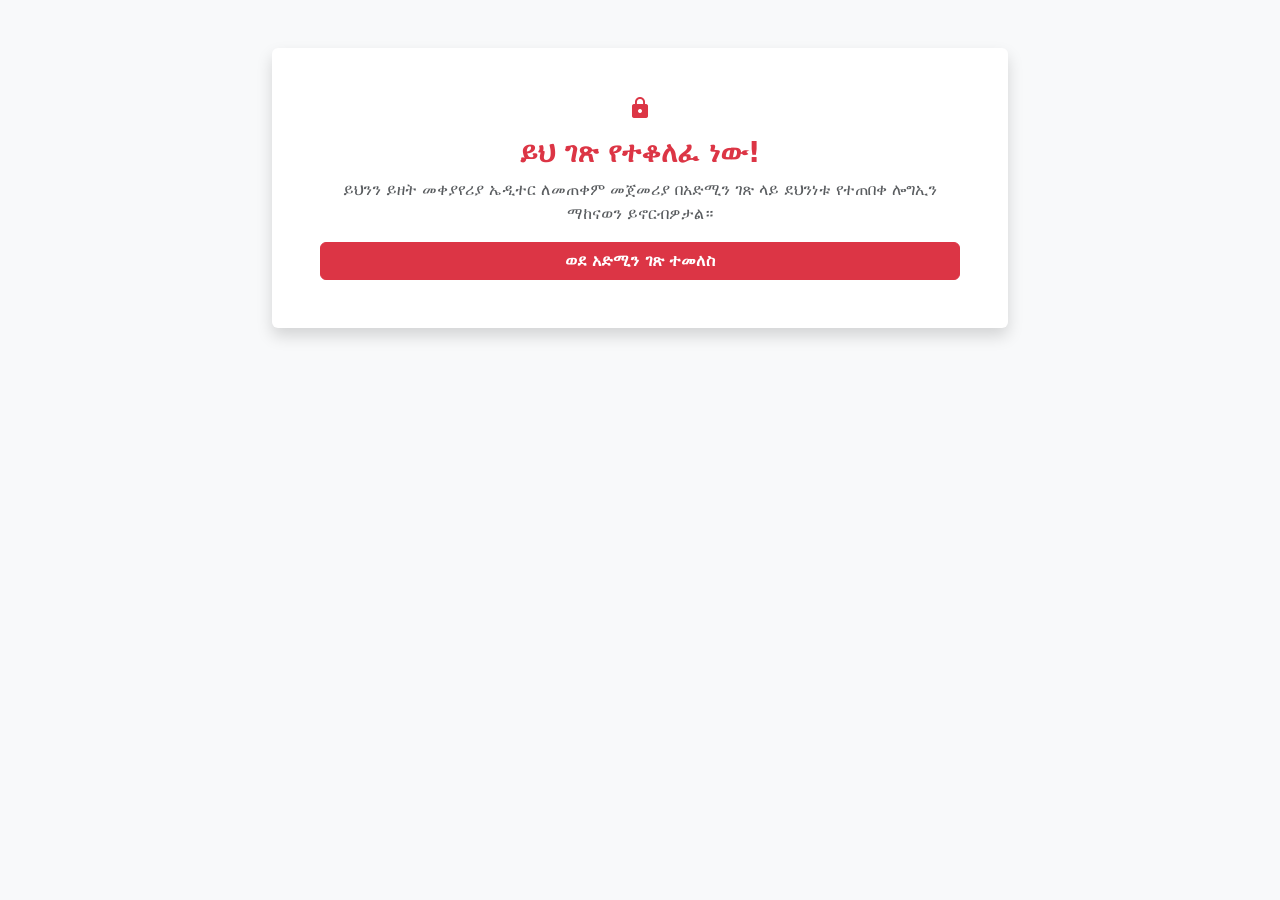
<file: editor.html>
<!DOCTYPE html>
<html lang="am">
<head>
    <meta charset="UTF-8">
    <meta name="viewport" content="width=device-width, initial-scale=1.0">
    <title>Hab Adis - Content Editor</title>
    <link href="https://cdn.jsdelivr.net/npm/bootstrap@5.3.0/dist/css/bootstrap.min.css" rel="stylesheet">
    <link href="https://fonts.googleapis.com/icon?family=Material+Icons" rel="stylesheet">
</head>
<body class="bg-light py-5">

<div class="container">
    <div class="row justify-content-center">
        <div class="col-md-8" id="editorAccessDeniedBox">
            <div class="card p-5 text-center shadow border-0">
                <span class="material-icons text-danger display-1">lock</span>
                <h3 class="fw-bold mt-3 text-danger">ይህ ገጽ የተቆለፈ ነው!</h3>
                <p class="text-muted">ይህንን ይዘት መቀያየሪያ ኤዲተር ለመጠቀም መጀመሪያ በአድሚን ገጽ ላይ ደህንነቱ የተጠበቀ ሎግኢን ማከናወን ይኖርብዎታል።</p>
                <a href="admin.html" class="btn btn-danger fw-bold px-4">ወደ አድሚን ገጽ ተመለስ</a>
            </div>
        </div>

        <div class="col-md-9 d-none" id="editorMainPanel">
            <div class="card p-4 p-md-5 bg-white border-0 shadow">
                <div class="d-flex justify-content-between align-items-center border-bottom pb-3 mb-4">
                    <h3 class="fw-bold text-success m-0 d-flex align-items-center">
                        <span class="material-icons me-2">edit_note</span> የይዘት እና የቪዲዮ የጅምላ ማሻሻያ ማዕከል
                    </h3>
                    <a href="admin.html" class="btn btn-sm btn-outline-dark fw-bold">ወደ አድሚን ዳሽቦርድ</a>
                </div>

                <div class="alert alert-warning p-3 mb-4">
                    <h6 class="fw-bold text-dark d-flex align-items-center mb-2">
                        <span class="material-icons me-1 fs-5">palette</span> የድረ-ገጾች አጠቃላይ ጭብጥ ቀለም መቀየሪያ (Theme Color)
                    </h6>
                    <div class="d-flex align-items-center gap-3">
                        <input type="color" id="themeColorPicker" class="form-control form-control-color" value="#198754" onchange="changeSystemThemeColor()">
                        <span class="small text-muted fw-bold">የምትመርጡት ቀለም በሲስተሙ በሙሉ (Navbar, Buttons) ላይ በራስ-ሰር ይተገበራል።</span>
                    </div>
                </div>

                <form id="bulkUpdateEditorForm" onsubmit="handleBulkUpdate(event)">
                    <div class="row g-3 mb-4">
                        <div class="col-md-6">
                            <label class="form-label small fw-bold">ሊቀየር የተፈለገው ክፍል (Grade) *</label>
                            <select id="editGradeSelect" class="form-select" required>
                                <option value="all">ለሁሉም ክፍሎች በአንድ ጊዜ (Bulk)</option>
                                <option value="5">5ኛ ክፍል ብቻ</option><option value="6">6ኛ ክፍል ብቻ</option>
                                <option value="7">7ኛ ክፍል ብቻ</option><option value="8">8ኛ ክፍል ብቻ</option>
                                <option value="9">9ኛ ክፍል ብቻ</option><option value="10">10ኛ ክፍል ብቻ</option>
                                <option value="11">11ኛ ክፍል ብቻ</option><option value="12">12ኛ ክፍል ብቻ</option>
                            </select>
                        </div>
                        <div class="col-md-6">
                            <label class="form-label small fw-bold">የትምህርት ዓይነት (Subject) *</label>
                            <input type="text" id="editSubjectName" class="form-control" required placeholder="ለምሳሌ፦ Biology">
                        </div>
                    </div>

                    <div class="mb-3">
                        <label class="form-label small fw-bold">አዲስ የጅምላ ቪዲዮ ሊንክ (YouTube Embed URL) *</label>
                        <input type="url" id="editBulkVideoUrl" class="form-control" required placeholder="https://www.youtube.com/embed/...">
                        <div class="form-text small text-muted">ይህ ሊንክ በተመረጠው ክፍል ውስጥ ላሉት **ሁሉም ዩኒቶች** በአንድ ጊዜ ይተገበራል።</div>
                    </div>

                    <div class="mb-4">
                        <label class="form-label small fw-bold">የምዕራፍ ማጠቃለያ አዲስ ጽሑፍ/ማስታወሻ *</label>
                        <textarea id="editBulkNotesText" class="form-control" rows="5" required placeholder="መምህሩ የሚናገረውን ወይም ለተማሪዎች የሚቀመጠውን ማስታወሻ እዚህ ይጻፉ..."></textarea>
                    </div>

                    <button type="submit" class="btn btn-success fw-bold w-100 py-2">💾 ሁሉንም በአንድ ጊዜ ቀይር እና አዘምን (Bulk Save)</button>
                </form>
            </div>
        </div>
    </div>
</div>

<script>
    // 🔐 ከአድሚን የመጣ መሆኑን የማረጋገጫ መቆለፊያ ሎጂክ
    document.addEventListener("DOMContentLoaded", () => {
        if(sessionStorage.getItem("isAdminAuthorized") === "true") {
            document.getElementById("editorAccessDeniedBox").classList.add("d-none");
            document.getElementById("editorMainPanel").classList.remove("d-none");
        }
        
        // የተቀመጠ ቀለም ካለ መጫን
        let savedColor = localStorage.getItem("habAdis_theme_color");
        if(savedColor) {
            document.getElementById("themeColorPicker").value = savedColor;
        }
    });

    // 🎨 የቀለም መቀየሪያ አሰራር (Theme Color Picker Logic)
    function changeSystemThemeColor() {
        const selectedColor = document.getElementById("themeColorPicker").value;
        localStorage.setItem("habAdis_theme_color", selectedColor);
        alert(`🎨 አዲስ የሲስተም ቀለም (${selectedColor}) ተመርጧል! በሁሉም ገጾች ላይ ይተገበራል።`);
    }

    // 💾 የጅምላ ማሻሻያ ሎጂክ (Bulk Update for All Units)
    function handleBulkUpdate(e) {
        e.preventDefault();
        
        const gradeTarget = document.getElementById("editGradeSelect").value;
        const subName = document.getElementById("editSubjectName").value.trim();
        const videoUrl = document.getElementById("editBulkVideoUrl").value.trim();
        const notesText = document.getElementById("editBulkNotesText").value.trim();

        // በLocalStorage ላይ ያሉትን ይዘቶች በጅምላ የመቀየር ሎጂክ
        let globalContent = JSON.parse(localStorage.getItem("habAdis_edited_content")) || {};

        if(gradeTarget === "all") {
            // ለሁሉም ክፍሎች በአንድ ጊዜ መቀየር
            for(let g = 5; g <= 12; g++) {
                if(!globalContent[g]) globalContent[g] = {};
                globalContent[g][subName] = {
                    bulkVideo: videoUrl,
                    bulkNotes: notesText,
                    lastUpdated: new Date().toISOString()
                };
            }
        } else {
            // ለተመረጠው ክፍል ብቻ መቀየር
            if(!globalContent[gradeTarget]) globalContent[gradeTarget] = {};
            globalContent[gradeTarget][subName] = {
                bulkVideo: videoUrl,
                bulkNotes: notesText,
                lastUpdated: new Date().toISOString()
            };
        }

        localStorage.setItem("habAdis_edited_content", JSON.stringify(globalContent));
        
        alert(`🎉 ስኬታማ ማሻሻያ!\n${subName} ትምህርት ላይ ያሉት ሁሉም ዩኒቶች በአንድ ጊዜ በአዲሱ ቪዲዮ እና ጽሑፍ ተተክተዋል!`);
        document.getElementById("bulkUpdateEditorForm").reset();
    }
</script>

</body>
</html>
</file>
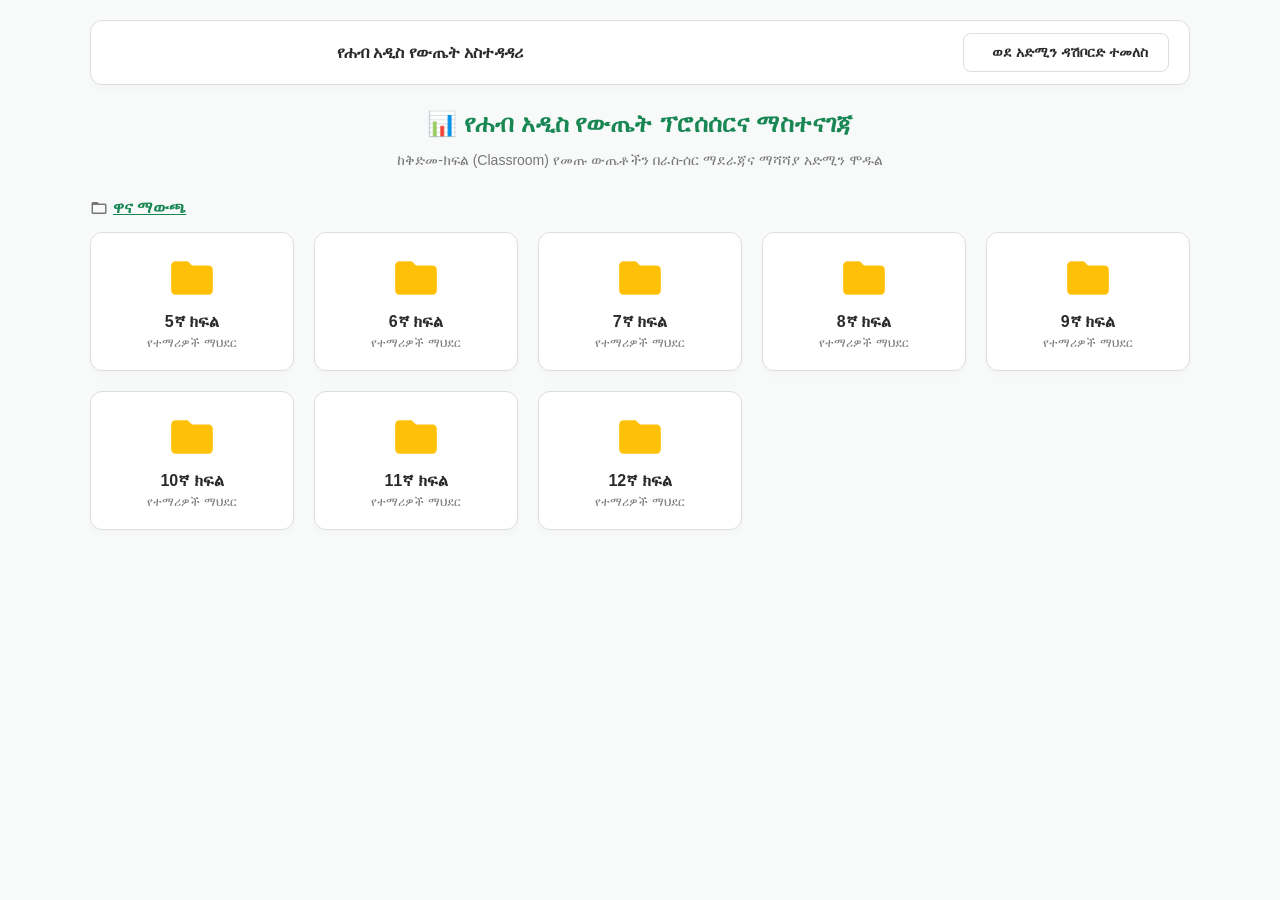
<file: grade-processor.html>
<!DOCTYPE html>
<html lang="am">
<head>
    <meta charset="UTF-8">
    <meta name="viewport" content="width=device-width, initial-scale=1.0">
    <title>Hab Adis Virtual School - Grade & Transcript Processor</title>
    <link href="https://fonts.googleapis.com/icon?family=Material+Icons" rel="stylesheet">
    <style>
        /* ==========================================================================
           🎨 Standard CSS Styles (No External Frameworks) - Hab Adis Theme Sync
           ========================================================================== */
        :root {
            --primary-color: #198754; /* በአድሚን የሚቀየር ነባሪ የጭብጥ ቀለም */
            --bg-light: #f8faf9;
            --card-bg: #ffffff;
            --text-main: #2b2b2b;
            --border-color: #dddddd;
        }

        /* 🌓 Dark Mode Overrides */
        body.dark-mode {
            --bg-light: #121212;
            --card-bg: #1e1e1e;
            --text-main: #e0e0e0;
            --border-color: #333333;
        }

        body {
            background-color: var(--bg-light);
            color: var(--text-main);
            font-family: 'Segoe UI', Tahoma, Geneva, Verdana, sans-serif;
            margin: 0;
            padding: 20px;
            transition: all 0.3s ease;
        }

        .processor-container {
            max-width: 1100px;
            margin: 0 auto;
        }

        /* 🔝 የላይኛው የአሰሳ ባር (Navigation Toolbar) */
        .top-nav-bar {
            display: flex;
            justify-content: space-between;
            align-items: center;
            background-color: var(--card-bg);
            border: 1px solid var(--border-color);
            padding: 12px 20px;
            border-radius: 12px;
            margin-bottom: 25px;
            box-shadow: 0 4px 6px rgba(0,0,0,0.02);
        }

        .nav-brand-area {
            display: flex;
            align-items: center;
            gap: 10px;
            font-weight: bold;
            font-size: 16px;
        }

        .header-area {
            text-align: center;
            margin-bottom: 30px;
        }

        .header-area h2 {
            margin: 0;
            color: var(--primary-color);
        }

        /* 📂 Folder & Navigation Styles */
        .navigation-crumbs {
            margin-bottom: 15px;
            font-weight: bold;
            display: flex;
            align-items: center;
            gap: 5px;
        }

        .crumb-link {
            color: var(--primary-color);
            cursor: pointer;
            text-decoration: underline;
        }

        .grid-view {
            display: grid;
            grid-template-columns: repeat(auto-fill, minmax(200px, 1fr));
            gap: 20px;
            margin-bottom: 30px;
        }

        .folder-card {
            background-color: var(--card-bg);
            border: 1px solid var(--border-color);
            border-radius: 12px;
            padding: 20px;
            text-align: center;
            cursor: pointer;
            transition: transform 0.2s ease, box-shadow 0.2s ease;
            box-shadow: 0 4px 6px rgba(0,0,0,0.02);
        }

        .folder-card:hover {
            transform: translateY(-4px);
            box-shadow: 0 8px 15px rgba(0,0,0,0.08);
            border-color: var(--primary-color);
        }

        .folder-icon {
            font-size: 50px;
            color: #ffc107;
            margin-bottom: 10px;
        }

        .folder-title {
            font-weight: bold;
            font-size: 16px;
        }

        .folder-meta {
            font-size: 12px;
            color: #777;
            margin-top: 5px;
        }

        /* 📊 Elegant Table & Editor Styles */
        .table-responsive {
            width: 100%;
            overflow-x: auto;
            background-color: var(--card-bg);
            border-radius: 12px;
            border: 1px solid var(--border-color);
            box-shadow: 0 4px 10px rgba(0,0,0,0.04);
            margin-bottom: 25px;
        }

        .grade-table {
            width: 100%;
            border-collapse: collapse;
            text-align: left;
        }

        .grade-table th, .grade-table td {
            padding: 12px 15px;
            border-bottom: 1px solid var(--border-color);
        }

        .grade-table th {
            background-color: rgba(25, 135, 84, 0.1);
            color: var(--text-main);
            font-weight: 600;
        }

        .grade-table tr:last-child td {
            border-bottom: none;
        }

        .table-input {
            width: 70px;
            padding: 6px;
            border: 1px solid var(--border-color);
            border-radius: 6px;
            background-color: var(--card-bg);
            color: var(--text-main);
            text-align: center;
        }

        .table-input:focus {
            outline: none;
            border-color: var(--primary-color);
            box-shadow: 0 0 5px rgba(25, 135, 84, 0.3);
        }

        .calculated-cell {
            font-weight: bold;
            color: var(--primary-color);
        }

        .summary-bar {
            background-color: var(--card-bg);
            border: 1px solid var(--border-color);
            border-radius: 12px;
            padding: 20px;
            display: flex;
            justify-content: space-between;
            flex-wrap: wrap;
            gap: 15px;
            margin-bottom: 25px;
        }

        .summary-item {
            font-size: 16px;
        }

        .summary-item b {
            font-size: 20px;
            color: var(--primary-color);
        }

        /* 🎛️ Action Buttons */
        .action-btn {
            background-color: var(--primary-color);
            color: white;
            border: none;
            padding: 10px 20px;
            font-size: 14px;
            font-weight: bold;
            border-radius: 8px;
            cursor: pointer;
            display: inline-flex;
            align-items: center;
            gap: 8px;
            transition: opacity 0.2s;
            text-decoration: none;
        }

        .action-btn.btn-outline {
            background-color: transparent;
            color: var(--text-main);
            border: 1px solid var(--border-color);
        }

        .action-btn:hover {
            opacity: 0.9;
        }

        .d-none {
            display: none !important;
        }
    </style>
</head>
<body>

<div class="processor-container">
    
    <div class="top-nav-bar">
        <div class="nav-brand-area">
            <span class="material-icons" style="color: var(--primary-color);">analytics</span>
            <span>የሐብ አዲስ የውጤት አስተዳዳሪ</span>
        </div>
        <a href="admin.html" class="action-btn btn-outline">
            <span class="material-icons"></span> ወደ አድሚን ዳሽቦርድ ተመለስ
        </a>
    </div>

    <div class="header-area">
        <h2 id="pageMainTitle">📊 የሐብ አዲስ የውጤት ፕሮሰሰርና ማስተናገጃ</h2>
        <p style="color: #777; font-size: 14px;">ከቅድመ-ክፍል (Classroom) የመጡ ውጤቶችን በራስ-ሰር ማደራጃና ማሻሻያ አድሚን ሞዱል</p>
    </div>

    <div class="navigation-crumbs">
        <span class="material-icons" style="font-size: 18px; color: #777;">folder_open</span>
        <span class="crumb-link" onclick="renderGrids('classes')">ዋና ማውጫ</span>
        <span id="crumbClassSection" class="d-none"> > <span class="crumb-link" id="crumbClassName" onclick="goBackToStudents()">ክፍል</span></span>
        <span id="crumbStudentSection" class="d-none"> > <span style="color:#777;" id="crumbStudentName">ተማሪ ID</span></span>
    </div>

    <div id="foldersGridView" class="grid-view">
        </div>

    <div id="gradeEditorView" class="d-none">
        
        <div class="summary-bar">
            <div class="summary-item">የተማሪ ስም፦ <span id="viewStudentName" style="font-weight: bold;">--</span></div>
            <div class="summary-item">መለያ ቁጥር፦ <span id="viewStudentId" style="font-weight: bold; color: #ffc107;">--</span></div>
            <div class="summary-item">የሁሉም ሳብጀክቶች ድምር፦ <b id="totalAllSubjects">0</b></div>
            <div class="summary-item">አማካይ ውጤት (Average)፦ <b id="averageAllSubjects">0%</b></div>
        </div>

        <div class="table-responsive">
            <table class="grade-table">
                <thead>
                    <tr>
                        <th>የትምህርት አይነት (Subject)</th>
                        <th style="text-align: center;">ድንገተኛ ጥያቄ (10%)</th>
                        <th style="text-align: center;">አቴንዳንስ (10%)</th>
                        <th style="text-align: center;">ዩኒት ማጠቃለያ (30%)</th>
                        <th style="text-align: center;">ማጠቃለያ ፈተና (50%)</th>
                        <th style="text-align: center;">ድምር ውጤት (100%)</th>
                    </tr>
                </thead>
                <tbody id="subjectGradeRows">
                    </tbody>
            </table>
        </div>

        <div style="text-align: right;">
            <button class="action-btn" onclick="saveProcessedGradesToAdmin()">
                <span class="material-icons">cloud_upload</span> የጸደቀውን ውጤት አድሚን ላይ አስቀምጥ
            </button>
        </div>
    </div>

</div>

<script>
    const defaultSubjects = ["Mathematics", "Chemistry", "Physics", "Biology", "English", "Amharic"];
    
    let currentSelectedGrade = null;
    let currentSelectedStudentId = null;

    document.addEventListener("DOMContentLoaded", () => {
        applyBrandingStyles();
        renderGrids('classes');
    });

    function applyBrandingStyles() {
        const savedColor = localStorage.getItem("habAdis_theme_color");
        if (savedColor) {
            document.documentElement.style.setProperty('--primary-color', savedColor);
        }
        if (localStorage.getItem("habAdisTheme") === "dark") {
            document.body.classList.add("dark-mode");
        }
    }

    function renderGrids(viewType) {
        const gridView = document.getElementById("foldersGridView");
        const editorView = document.getElementById("gradeEditorView");
        gridView.classList.remove("d-none");
        editorView.classList.add("d-none");

        gridView.innerHTML = "";

        if (viewType === 'classes') {
            currentSelectedGrade = null;
            document.getElementById("crumbClassSection").classList.add("d-none");
            document.getElementById("crumbStudentSection").classList.add("d-none");

            for (let g = 5; g <= 12; g++) {
                gridView.innerHTML += `
                    <div class="folder-card" onclick="selectGradeFolder(${g})">
                        <span class="material-icons folder-icon">folder</span>
                        <div class="folder-title">${g}ኛ ክፍል</div>
                        <div class="folder-meta">የተማሪዎች ማህደር</div>
                    </div>
                `;
            }
        }
        else if (viewType === 'students') {
            document.getElementById("crumbClassSection").classList.remove("d-none");
            document.getElementById("crumbClassName").innerText = currentSelectedGrade + "ኛ ክፍል";
            document.getElementById("crumbStudentSection").classList.add("d-none");

            let allStudents = JSON.parse(localStorage.getItem("habAdisStudents")) || [];
            let classStudents = allStudents.filter(s => parseInt(s.grade) === currentSelectedGrade);

            if (classStudents.length === 0) {
                gridView.innerHTML = `<p style="grid-column: 1/-1; text-align:center; color:#777; padding:20px;">⚠️ በዚህ ክፍል የተመዘገበ ተማሪ እስካሁን የለም።</p>`;
                return;
            }

            classStudents.forEach(stu => {
                gridView.innerHTML += `
                    <div class="folder-card" onclick="selectStudentFolder('${stu.id}', '${stu.name}')">
                        <span class="material-icons folder-icon" style="color: #ff9800;">folder_shared</span>
                        <div class="folder-title">${stu.id}</div>
                        <div class="folder-meta">${stu.name}</div>
                    </div>
                `;
            });
        }
    }

    function selectGradeFolder(gradeNum) {
        currentSelectedGrade = gradeNum;
        renderGrids('students');
    }

    function goBackToStudents() {
        if(currentSelectedGrade) renderGrids('students');
    }

    function selectStudentFolder(studentId, studentName) {
        currentSelectedStudentId = studentId;
        
        document.getElementById("foldersGridView").classList.add("d-none");
        document.getElementById("gradeEditorView").classList.remove("d-none");

        document.getElementById("crumbStudentSection").classList.remove("d-none");
        document.getElementById("crumbStudentName").innerText = studentId;

        document.getElementById("viewStudentName").innerText = studentName;
        document.getElementById("viewStudentId").innerText = studentId;

        let allGradesStore = JSON.parse(localStorage.getItem("habAdis_processed_grades")) || {};
        let studentGrades = allGradesStore[studentId] || generateMockClassroomInput();

        buildGradeTableRows(studentGrades);
    }

    function generateMockClassroomInput() {
        let mockData = {};
        defaultSubjects.forEach(sub => {
            mockData[sub] = {
                quiz: Math.floor(Math.random() * 4) + 6,
                attendance: Math.floor(Math.random() * 3) + 8,
                unitTest: Math.floor(Math.random() * 10) + 20,
                finalExam: Math.floor(Math.random() * 15) + 33
            };
        });
        return mockData;
    }

    function buildGradeTableRows(gradesData) {
        const tbody = document.getElementById("subjectGradeRows");
        tbody.innerHTML = "";

        for (let subject in gradesData) {
            let score = gradesData[subject];
            let row = document.createElement("tr");

            row.innerHTML = `
                <td style="font-weight: bold;">${subject}</td>
                <td style="text-align: center;"><input type="number" class="table-input score-input" data-subject="${subject}" data-type="quiz" min="0" max="10" value="${score.quiz}" oninput="calculateRowTotal(this)"></td>
                <td style="text-align: center;"><input type="number" class="table-input score-input" data-subject="${subject}" data-type="attendance" min="0" max="10" value="${score.attendance}" oninput="calculateRowTotal(this)"></td>
                <td style="text-align: center;"><input type="number" class="table-input score-input" data-subject="${subject}" data-type="unitTest" min="0" max="30" value="${score.unitTest}" oninput="calculateRowTotal(this)"></td>
                <td style="text-align: center;"><input type="number" class="table-input score-input" data-subject="${subject}" data-type="finalExam" min="0" max="50" value="${score.finalExam}" oninput="calculateRowTotal(this)"></td>
                <td style="text-align: center;" class="calculated-cell" id="total_${subject.replace(/\s+/g, '')}">0</td>
            `;
            tbody.appendChild(row);
            updateRowDisplayTotal(subject, score);
        }
        calculateFinalMetrics();
    }

    function calculateRowTotal(inputEl) {
        let subject = inputEl.getAttribute("data-subject");
        let rowInputs = document.querySelectorAll(`input[data-subject="${subject}"]`);
        
        let scoreObj = { quiz: 0, attendance: 0, unitTest: 0, finalExam: 0 };
        rowInputs.forEach(inp => {
            let type = inp.getAttribute("data-type");
            let val = parseFloat(inp.value) || 0;
            
            let max = parseInt(inp.getAttribute("max"));
            if(val > max) { val = max; inp.value = max; }
            if(val < 0) { val = 0; inp.value = 0; }

            scoreObj[type] = val;
        });

        updateRowDisplayTotal(subject, scoreObj);
        calculateFinalMetrics();
    }

    function updateRowDisplayTotal(subject, scoreObj) {
        let sum = scoreObj.quiz + scoreObj.attendance + scoreObj.unitTest + scoreObj.finalExam;
        let cellId = "total_" + subject.replace(/\s+/g, '');
        document.getElementById(cellId).innerText = sum.toFixed(1);
    }

    function calculateFinalMetrics() {
        let totalCells = document.querySelectorAll(".calculated-cell");
        let grandTotal = 0;
        let count = 0;

        totalCells.forEach(cell => {
            grandTotal += parseFloat(cell.innerText) || 0;
            count++;
        });

        let average = count > 0 ? (grandTotal / count) : 0;

        document.getElementById("totalAllSubjects").innerText = grandTotal.toFixed(1);
        document.getElementById("averageAllSubjects").innerText = average.toFixed(1) + "%";
    }

    function saveProcessedGradesToAdmin() {
        let allGradesStore = JSON.parse(localStorage.getItem("habAdis_processed_grades")) || {};
        let studentGrades = {};

        let inputs = document.querySelectorAll(".score-input");
        inputs.forEach(inp => {
            let subject = inp.getAttribute("data-subject");
            let type = inp.getAttribute("data-type");
            let val = parseFloat(inp.value) || 0;

            if (!studentGrades[subject]) studentGrades[subject] = {};
            studentGrades[subject][type] = val;
        });

        allGradesStore[currentSelectedStudentId] = studentGrades;
        localStorage.setItem("habAdis_processed_grades", JSON.stringify(allGradesStore));

        let allStudents = JSON.parse(localStorage.getItem("habAdis_students_transcripts")) || [];
        let avgText = document.getElementById("averageAllSubjects").innerText;
        
        allStudents = {
            ...allStudents,
            [currentSelectedStudentId]: {
                totalScore: document.getElementById("totalAllSubjects").innerText,
                averageScore: avgText,
                lastUpdated: new Date().toLocaleDateString('am-ET')
            }
        };
        localStorage.setItem("habAdis_students_transcripts", JSON.stringify(allStudents));

        alert(`🎉 የነባር ተማሪ ${currentSelectedStudentId} ውጤት በተሳካ ሁኔታ ተሰልቶ አድሚን ላይ ተቀምጧል!`);
        renderGrids('students');
    }
</script>

</body>
</html>
</file>
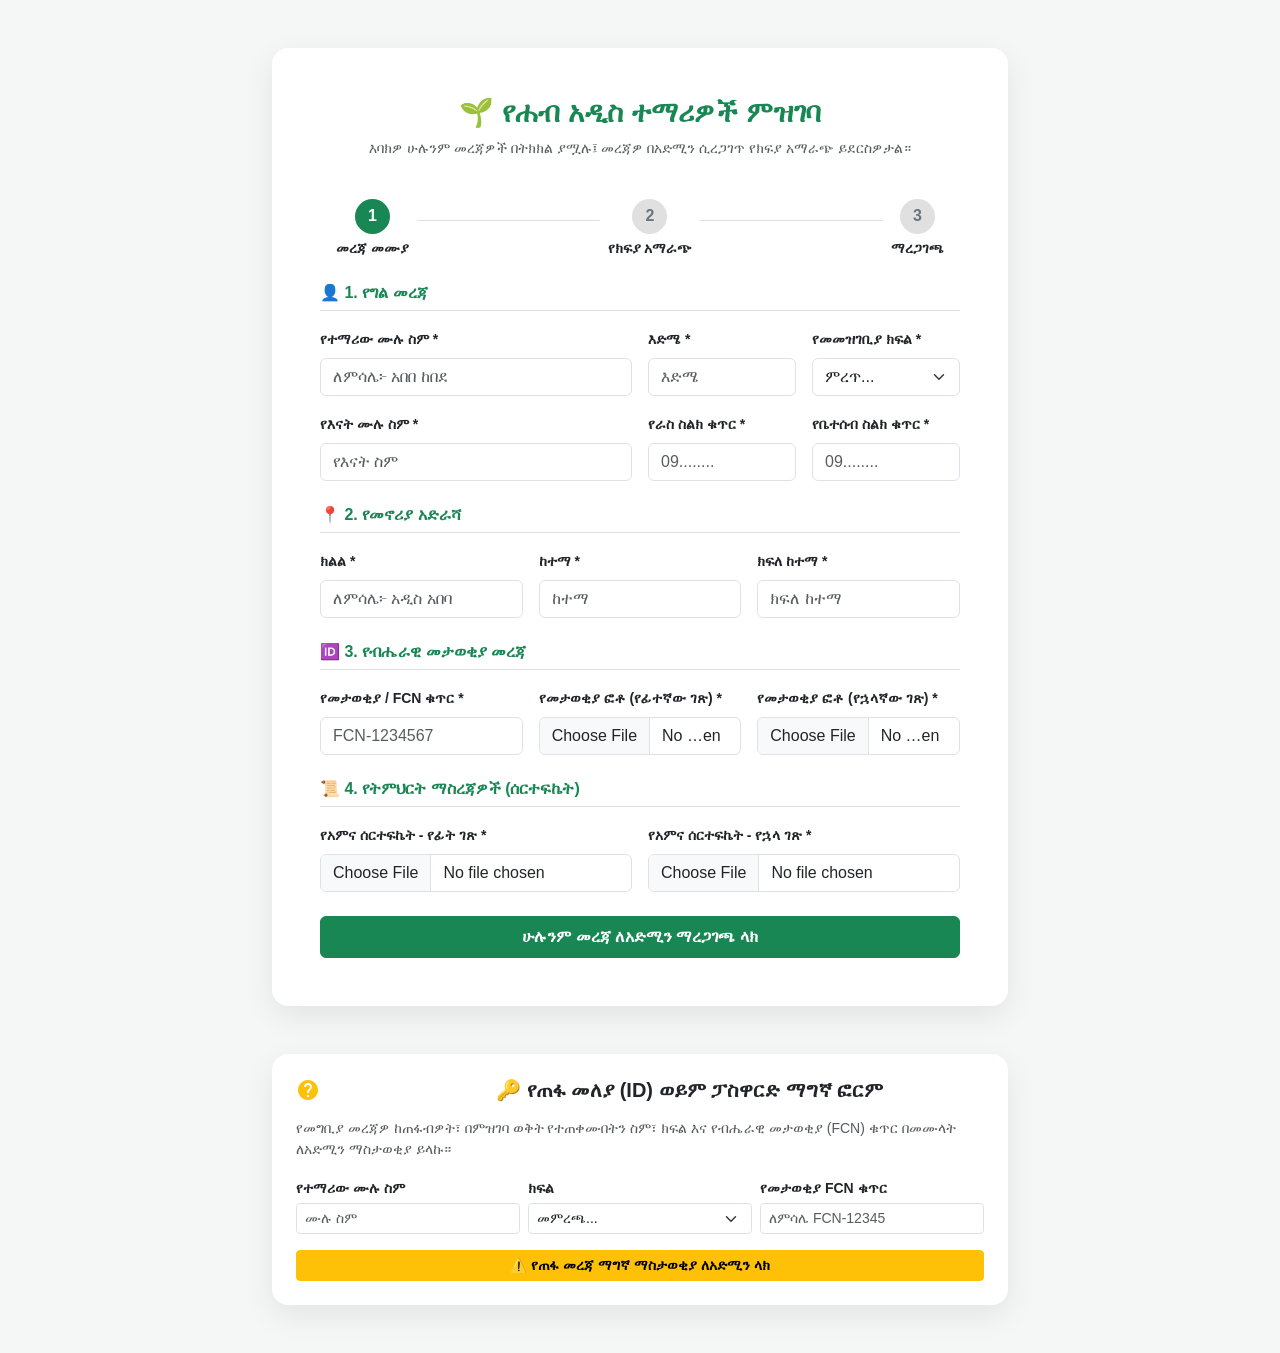
<file: register.html>
<!DOCTYPE html>
<html lang="am">
<head>
    <meta charset="UTF-8">
    <meta name="viewport" content="width=device-width, initial-scale=1.0">
    <title>Hab Adis Virtual School - Comprehensive Register & Recovery</title>
    <link href="https://cdn.jsdelivr.net/npm/bootstrap@5.3.0/dist/css/bootstrap.min.css" rel="stylesheet">
    <link href="https://fonts.googleapis.com/icon?family=Material+Icons" rel="stylesheet">
    <style>
        body { background-color: #f4f7f6; font-family: sans-serif; }
        .register-card { border-radius: 16px; border: none; box-shadow: 0 10px 30px rgba(0,0,0,0.08); }
        .step-bubble { width: 35px; height: 35px; border-radius: 50%; background-color: #e0e0e0; color: #6c757d; font-weight: bold; display: flex; align-items: center; justify-content: center; }
        .step-bubble.active { background-color: #198754; color: white; }
        .step-bubble.completed { background-color: #20c997; color: white; }
    </style>
</head>
<body>

<div class="container py-5">
    <div class="row justify-content-center">
        <div class="col-lg-8 col-md-10">
            
            <!-- 📋 የተማሪዎች አዲስ ምዝገባ ካርድ (Multi-Step Register) -->
            <div class="card register-card p-4 p-md-5 bg-white mb-5" id="mainRegisterCard">
                <div class="text-center mb-4">
                    <h3 class="fw-bold text-success">🌱 የሐብ አዲስ ተማሪዎች ምዝገባ</h3>
                    <p class="text-muted small">እባክዎ ሁሉንም መረጃዎች በትክክል ያሟሉ፤ መረጃዎ በአድሚን ሲረጋገጥ የክፍያ አማራጭ ይደርስዎታል።</p>
                </div>

                <!-- የደረጃዎች ማሳያ ማውጫ -->
                <div class="d-flex justify-content-between align-items-center mb-4 px-3">
                    <div class="text-center">
                        <div class="step-bubble active mx-auto" id="bubble1">1</div>
                        <span class="small fw-bold mt-1 d-block">መረጃ መሙያ</span>
                    </div>
                    <div class="flex-grow-1 border-top mb-3 mx-2"></div>
                    <div class="text-center">
                        <div class="step-bubble mx-auto" id="bubble2">2</div>
                        <span class="small fw-bold mt-1 d-block">የክፍያ አማራጭ</span>
                    </div>
                    <div class="flex-grow-1 border-top mb-3 mx-2"></div>
                    <div class="text-center">
                        <div class="step-bubble mx-auto" id="bubble3">3</div>
                        <span class="small fw-bold mt-1 d-block">ማረጋገጫ</span>
                    </div>
                </div>

                <!-- 1️⃣ ደረጃ 1፦ የተማሪው ሙሉ መረጃ መሙያ ፎርም -->
                <div id="step1_FormArea">
                    <form id="studentRegistrationForm" onsubmit="submitStep1_Info(event)">
                        
                        <h6 class="fw-bold text-success border-bottom pb-2 mb-3">👤 1. የግል መረጃ</h6>
                        <div class="row g-3 mb-3">
                            <div class="col-md-6">
                                <label class="form-label small fw-bold">የተማሪው ሙሉ ስም *</label>
                                <input type="text" id="regName" class="form-control" required placeholder="ለምሳሌ፦ አበበ ከበደ">
                            </div>
                            <div class="col-md-3">
                                <label class="form-label small fw-bold">እድሜ *</label>
                                <input type="number" id="regAge" class="form-control" required min="9" max="30" placeholder="እድሜ">
                            </div>
                            <div class="col-md-3">
                                <label class="form-label small fw-bold">የመመዝገቢያ ክፍል *</label>
                                <select id="regGrade" class="form-select" required onchange="toggleMinistryCardField()">
                                    <option value="">ምረጥ...</option>
                                    <option value="5">5ኛ</option><option value="6">6ኛ</option><option value="7">7ኛ</option><option value="8">8ኛ</option>
                                    <option value="9">9ኛ</option><option value="10">10ኛ</option><option value="11">11ኛ</option><option value="12">12ኛ</option>
                                </select>
                            </div>
                        </div>

                        <div class="row g-3 mb-4">
                            <div class="col-md-6">
                                <label class="form-label small fw-bold">የእናት ሙሉ ስም *</label>
                                <input type="text" id="regMotherName" class="form-control" required placeholder="የእናት ስም">
                            </div>
                            <div class="col-md-3">
                                <label class="form-label small fw-bold">የራስ ስልክ ቁጥር *</label>
                                <input type="tel" id="regUserPhone" class="form-control" required placeholder="09........">
                            </div>
                            <div class="col-md-3">
                                <label class="form-label small fw-bold">የቤተሰብ ስልክ ቁጥር *</label>
                                <input type="tel" id="regFamilyPhone" class="form-control" required placeholder="09........">
                            </div>
                        </div>

                        <h6 class="fw-bold text-success border-bottom pb-2 mb-3">📍 2. የመኖሪያ አድራሻ</h6>
                        <div class="row g-3 mb-4">
                            <div class="col-md-4">
                                <label class="form-label small fw-bold">ክልል *</label>
                                <input type="text" id="regRegion" class="form-control" required placeholder="ለምሳሌ፦ አዲስ አበባ">
                            </div>
                            <div class="col-md-4">
                                <label class="form-label small fw-bold">ከተማ *</label>
                                <input type="text" id="regCity" class="form-control" required placeholder="ከተማ">
                            </div>
                            <div class="col-md-4">
                                <label class="form-label small fw-bold">ክፍለ ከተማ *</label>
                                <input type="text" id="regSubCity" class="form-control" required placeholder="ክፍለ ከተማ">
                            </div>
                        </div>

                        <h6 class="fw-bold text-success border-bottom pb-2 mb-3">🆔 3. የብሔራዊ መታወቂያ መረጃ</h6>
                        <div class="row g-3 mb-4">
                            <div class="col-md-4">
                                <label class="form-label small fw-bold">የመታወቂያ / FCN ቁጥር *</label>
                                <input type="text" id="regFcn" class="form-control" required placeholder="FCN-1234567">
                            </div>
                            <div class="col-md-4">
                                <label class="form-label small fw-bold">የመታወቂያ ፎቶ (የፊተኛው ገጽ) *</label>
                                <input type="file" id="regIdFront" class="form-control" accept="image/*" required>
                            </div>
                            <div class="col-md-4">
                                <label class="form-label small fw-bold">የመታወቂያ ፎቶ (የኋላኛው ገጽ) *</label>
                                <input type="file" id="regIdBack" class="form-control" accept="image/*" required>
                            </div>
                        </div>

                        <h6 class="fw-bold text-success border-bottom pb-2 mb-3">📜 4. የትምህርት ማስረጃዎች (ሰርተፍኬት)</h6>
                        <div class="row g-3 mb-4">
                            <div class="col-md-6">
                                <label class="form-label small fw-bold">የአምና ሰርተፍኬት - የፊት ገጽ *</label>
                                <input type="file" id="regCertFront" class="form-control" accept="image/*,.pdf" required>
                            </div>
                            <div class="col-md-6">
                                <label class="form-label small fw-bold">የአምና ሰርተፍኬት - የኋላ ገጽ *</label>
                                <input type="file" id="regCertBack" class="form-control" accept="image/*,.pdf" required>
                            </div>
                        </div>

                        <div id="ministryCardSection" class="d-none alert alert-warning p-3 mb-4">
                            <label class="form-label small fw-bold text-dark">🎯 ከ9ኛ ክፍል በላይ ስለመረጡ፦ የ8ኛ ክፍል ሚኒስትሪ ካርድ ከዋናው ሰርተፍኬት በተጨማሪ እዚህ ያያይዙ *</label>
                            <input type="file" id="regMinistryCard" class="form-control" accept="image/*,.pdf">
                        </div>

                        <button type="submit" class="btn btn-success w-100 fw-bold py-2">ሁሉንም መረጃ ለአድሚን ማረጋገጫ ላክ</button>
                    </form>
                </div>

                <!-- 2️⃣ ደረጃ 2፦ የአድሚን ፍቃድ መጠበቂያ ወይም የክፍያ አማራጭ ማሳያ -->
                <div id="step2_PaymentArea" class="d-none text-center py-3">
                    <div id="waitingAdminInfoApproval">
                        <span class="material-icons text-warning display-4 animate-spin">hourglass_empty</span>
                        <h5 class="fw-bold mt-3">የመረጃዎች እና የሰርተፍኬቶች ማረጋገጫ በመካሄድ ላይ ነው...</h5>
                        <p class="text-muted small">ያስገቡት ዝርዝር መረጃ በአድሚን እየታየ ነው። አድሚን መረጃዎን **Pass Info** ሲያደርገው የክፍያ አማራጮች እዚህ ገጽ ላይ ይከፈታሉ።</p>
                        <button class="btn btn-sm btn-outline-secondary mt-2" onclick="checkCurrentStatus()">🔄 ሁኔታውን አድስ</button>
                    </div>

                    <div id="paymentOptionsBox" class="d-none text-start">
                        <div class="alert alert-success p-3 text-center mb-4">
                            🎉 እንኳን ደስ አለዎት! መረጃዎ በአድሚን ተረጋግጦ <b>Pass</b> ሆነዋል። እባክዎ ክፍያውን በባንክ አካውንታችን ገቢ ያድርጉ።
                        </div>
                        <h6 class="fw-bold text-success mb-2">🏦 የክፍያ አማራጮች</h6>
                        <ul class="list-group list-group-flush mb-4 small border rounded p-2 bg-light">
                            <li class="list-group-item bg-transparent">• የኢትዮጵያ ንግድ ባንክ (CBE)፦ <b>1000123456789</b></li>
                            <li class="list-group-item bg-transparent">• አዋሽ ባንክ (Awash)፦ <b>01320987654321</b></li>
                            <li class="list-group-item bg-transparent">• የዓመታዊ ክፍያ መጠን፦ <b>7,500 ETB</b></li>
                        </ul>

                        <form id="paymentUploadForm" onsubmit="submitStep2_Payment(event)">
                            <div class="mb-4">
                                <label class="form-label small fw-bold">የከፈሉበትን የባንክ ደረሰኝ (Receipt) ፎቶ ወይም PDF እዚህ ያያይዙ *</label>
                                <input type="file" id="regReceiptFile" class="form-control" accept="image/*,.pdf" required>
                            </div>
                            <button type="submit" class="btn btn-primary w-100 fw-bold py-2">የክፍያ ደረሰኙን ለአድሚን ላክ</button>
                        </form>
                    </div>
                </div>

                <!-- 3️⃣ ደረጃ 3፦ የክፍያ ማረጋገጫ መጠበቂያ እና የፓስዋርድ መቀበያ -->
                <div id="step3_FinalArea" class="d-none text-center py-4">
                    <div id="waitingAdminPaymentApproval">
                        <span class="material-icons text-info display-4 mb-2">receipt_long</span>
                        <h5 class="fw-bold">የክፍያ ደረሰኝዎ ለአድሚን ደርሷል!</h5>
                        <p class="text-muted small">አድሚን የባንክ ደረሰኝዎን አይቶ **Pass Payment** ሲያደርገው፣ ሲስተሙ መግቢያ ፓስዋርድዎን እዚህ ይሰጥዎታል።</p>
                        <button class="btn btn-sm btn-outline-primary mt-2" onclick="checkCurrentStatus()">🔄 ሁኔታውን አድስ</button>
                    </div>

                    <div id="successCredentialsBox" class="d-none">
                        <span class="material-icons text-success display-1 mb-2">task_alt</span>
                        <h4 class="fw-bold text-success">🎉 ምዝገባዎ ሙሉ በሙሉ ተጠናቋል!</h4>
                        <div class="alert alert-dark p-3 my-3 text-start font-monospace">
                            <div>🆔 የተማሪ ID፦ <b class="text-warning fs-5" id="finalStudentId">--</b></div>
                            <div class="mt-2">🔑 ሚስጥራዊ ቁጥር (Password)፦ <b class="text-warning fs-5" id="finalStudentPass">--</b></div>
                        </div>
                        <button class="btn btn-success fw-bold px-5 mt-2" onclick="resetRegistrationWorkflow()">እሺ መረጃውን ያዝኩኝ</button>
                    </div>
                </div>

            </div>

            <!-- 🔑 2. የጠፋ ID እና ፓስዋርድ መመለሻ ጥያቄ መላኪያ እና መከታተያ ካርድ (የተስተካከለ) -->
            <div class="card register-card p-4 bg-white" id="recoveryCardArea">
                <div class="d-flex align-items-center mb-3 text-warning">
                    <span class="material-icons display-6 me-2">help_center</span>
                    <h5 class="fw-bold m-0 text-dark">🔑 የጠፋ መለያ (ID) ወይም ፓስዋርድ ማግኛ ፎርም</h5>
                </div>
                
                <!-- የጥያቄ መሙያ ቅጽ -->
                <div id="recoveryFormInputs">
                    <p class="text-muted small">የመግቢያ መረጃዎ ከጠፋብዎት፣ በምዝገባ ወቅት የተጠቀሙበትን ስም፣ ክፍል እና የብሔራዊ መታወቂያ (FCN) ቁጥር በመሙላት ለአድሚን ማስታወቂያ ይላኩ።</p>
                    <form id="recoveryRequestForm" onsubmit="submitRecoveryNotification(event)">
                        <div class="row g-2 mb-3">
                            <div class="col-md-4">
                                <label class="small fw-bold mb-1">የተማሪው ሙሉ ስም</label>
                                <input type="text" id="recName" class="form-control form-control-sm" placeholder="ሙሉ ስም" required>
                            </div>
                            <div class="col-md-4">
                                <label class="small fw-bold mb-1">ክፍል</label>
                                <select id="recGrade" class="form-select form-select-sm" required>
                                    <option value="">መምረጫ...</option>
                                    <option value="5">5ኛ</option><option value="6">6ኛ</option><option value="7">7ኛ</option><option value="8">8ኛ</option>
                                    <option value="9">9ኛ</option><option value="10">10ኛ</option><option value="11">11ኛ</option><option value="12">12ኛ</option>
                                </select>
                            </div>
                            <div class="col-md-4">
                                <label class="small fw-bold mb-1">የመታወቂያ FCN ቁጥር</label>
                                <input type="text" id="recFcn" class="form-control form-control-sm" placeholder="ለምሳሌ FCN-12345" required>
                            </div>
                        </div>
                        <button type="submit" class="btn btn-sm btn-warning w-100 fw-bold">⚠️ የጠፋ መረጃ ማግኛ ማስታወቂያ ለአድሚን ላክ</button>
                    </form>
                </div>

                <!-- ⏳ አድሚኑ እስኪያሳልፍ ድረስ ተማሪው የሚጠብቅበት መቆጣጠሪያ ማሳያ (አዲስ የተጨመረ) -->
                <div id="recoveryWaitingArea" class="d-none text-center py-3">
                    <div class="spinner-border text-warning spinner-border-sm mb-2" role="status"></div>
                    <h6 class="fw-bold text-dark m-0">የይለፍ ቃል መልሶ ማግኛ ጥያቄዎ ለአድሚን ተልኳል...</h6>
                    <p class="text-muted small mt-1">አድሚኑ ጥያቄዎን መርምሮ <b>Pass Recovery</b> ሲያደርገው አዲሱ መለያዎ እዚህ ይገለጻል። እባክዎ ጥቂት ደቂቃ ቆይተው ሁኔታውን ይፈትሹ።</p>
                    
                    <div class="d-flex gap-2 justify-content-center mt-2">
                        <button class="btn btn-sm btn-primary fw-bold px-3" onclick="checkRecoveryStatusDirectly()">🔄 የጥያቄ ሁኔታን አድስ</button>
                        <button class="btn btn-sm btn-outline-secondary px-3" onclick="cancelRecoveryView()">ወደ ኋላ ተመለስ</button>
                    </div>
                </div>

                <!-- 🎉 አድሚኑ ጥያቄውን ካሳለፈ በኋላ መረጃውን ለተማሪው ማሳያ ቦክስ (አዲስ የተጨመረ) -->
                <div id="recoverySuccessResult" class="d-none alert alert-success text-center p-3 mt-2">
                    <span class="material-icons display-6 text-success mb-1">verified</span>
                    <h6 class="fw-bold text-success">አድሚን ጥያቄዎን አፅድቆታል። የመግቢያ መረጃዎ እንደሚከተለው ተገኝቷል፦</h6>
                    
                    <div class="alert alert-dark font-monospace text-start p-2 my-2 small">
                        <div>🆔 የተማሪ ID፦ <b class="text-warning" id="recoveredStudentId">--</b></div>
                        <div class="mt-1">🔑 ፓስዋርድ (Password)፦ <b class="text-warning" id="recoveredStudentPass">--</b></div>
                    </div>
                    
                    <button class="btn btn-sm btn-success w-100 fw-bold mt-1" onclick="finishRecoveryProcess()">እሺ መረጃውን አገኘሁ</button>
                </div>

            </div>

        </div>
    </div>
</div>

<script>
    let currentSessionStudentId = localStorage.getItem("currentRegisteringStudentId") || null;
    let activeRecoveryFcn = localStorage.getItem("activeRecoveryTrackingFcn") || null;

    document.addEventListener("DOMContentLoaded", () => {
        checkCurrentStatus();
        checkRecoveryStatusDirectly(); // ገጹ ሲከፈት የrecovery ሁኔታን በራስ-ሰር ያረጋግጣል
    });

    function toggleMinistryCardField() {
        const grade = document.getElementById("regGrade").value;
        const ministrySection = document.getElementById("ministryCardSection");
        const ministryInput = document.getElementById("regMinistryCard");

        if (grade !== "" && parseInt(grade) >= 9) {
            ministrySection.classList.remove("d-none");
            ministryInput.setAttribute("required", "required");
        } else {
            ministrySection.classList.add("d-none");
            ministryInput.removeAttribute("required");
        }
    }

    // 1️⃣ ደረጃ 1፦ አዲስ ምዝገባ
    function submitStep1_Info(e) {
        e.preventDefault();
        let students = JSON.parse(localStorage.getItem("habAdisStudents")) || [];
        let nextIdNum = 1001 + students.length;
        let generatedId = "HA" + nextIdNum;

        let newStudent = {
            id: generatedId,
            name: document.getElementById("regName").value.trim(),
            age: document.getElementById("regAge").value,
            grade: document.getElementById("regGrade").value,
            motherName: document.getElementById("regMotherName").value.trim(),
            userPhone: document.getElementById("regUserPhone").value.trim(),
            familyPhone: document.getElementById("regFamilyPhone").value.trim(),
            addressDetails: {
                region: document.getElementById("regRegion").value.trim(),
                city: document.getElementById("regCity").value.trim(),
                subCity: document.getElementById("regSubCity").value.trim()
            },
            fcnNumber: document.getElementById("regFcn").value.trim(),
            files: { idFront: "id_front.jpg", idBack: "id_back.jpg", certFront: "cert_front.pdf", certBack: "cert_back.pdf", ministryCard: null },
            status: "pending_info", 
            password: "", 
            receiptFile: null
        };

        students.push(newStudent);
        localStorage.setItem("habAdisStudents", JSON.stringify(students));
        localStorage.setItem("currentRegisteringStudentId", generatedId);
        currentSessionStudentId = generatedId;

        alert("🎉 መረጃዎ ለአድሚን ተልኳል!");
        checkCurrentStatus();
    }

    // 2️⃣ ደረጃ 2፦ ክፍያ መላክ
    function submitStep2_Payment(e) {
        e.preventDefault();
        let students = JSON.parse(localStorage.getItem("habAdisStudents")) || [];
        let idx = students.findIndex(s => s.id === currentSessionStudentId);

        if(idx !== -1) {
            students[idx].receiptFile = "receipt_attached.pdf";
            students[idx].status = "pending_payment"; 
            localStorage.setItem("habAdisStudents", JSON.stringify(students));
            alert("📂 የክፍያ ደረሰኝዎ ለአድሚን ደርሷል።");
            checkCurrentStatus();
        }
    }

    // 🔄 አዲስ ምዝገባ መከታተያ ማዕከላዊ ሎጂክ
    function checkCurrentStatus() {
        if (!currentSessionStudentId) { showStepSection(1); return; }
        let students = JSON.parse(localStorage.getItem("habAdisStudents")) || [];
        let stu = students.find(s => s.id === currentSessionStudentId);
        if (!stu) { showStepSection(1); return; }

        if (stu.status === "pending_info") {
            showStepSection(2);
            document.getElementById("waitingAdminInfoApproval").classList.remove("d-none");
            document.getElementById("paymentOptionsBox").classList.add("d-none");
        } 
        else if (stu.status === "info_passed") {
            showStepSection(2);
            document.getElementById("waitingAdminInfoApproval").classList.add("d-none");
            document.getElementById("paymentOptionsBox").classList.remove("d-none");
        } 
        else if (stu.status === "pending_payment") {
            showStepSection(3);
            document.getElementById("waitingAdminPaymentApproval").classList.remove("d-none");
            document.getElementById("successCredentialsBox").classList.add("d-none");
        } 
        else if (stu.status === "active" && stu.password !== "") {
            showStepSection(3);
            document.getElementById("waitingAdminPaymentApproval").classList.add("d-none");
            document.getElementById("successCredentialsBox").classList.remove("d-none");
            document.getElementById("finalStudentId").innerText = stu.id;
            document.getElementById("finalStudentPass").innerText = stu.password;
        }
    }

    function showStepSection(step) {
        document.getElementById("step1_FormArea").classList.add("d-none");
        document.getElementById("step2_PaymentArea").classList.add("d-none");
        document.getElementById("step3_FinalArea").classList.add("d-none");
        if(step === 1) document.getElementById("step1_FormArea").classList.remove("d-none");
        if(step === 2) document.getElementById("step2_PaymentArea").classList.remove("d-none");
        if(step === 3) document.getElementById("step3_FinalArea").classList.remove("d-none");
    }

    function resetRegistrationWorkflow() {
        localStorage.removeItem("currentRegisteringStudentId");
        currentSessionStudentId = null;
        document.getElementById("studentRegistrationForm").reset();
        showStepSection(1);
    }

    // ==========================================
    // 🔑 🔑 የተረሳ ፓስዋርድ መከታተያ ሎጂክ (አዲስ የተስተካከለ) 🔑 🔑
    // ==========================================
    
    // ሀ. ተማሪው ጥያቄውን ለአድሚን ሲልክ መረጃውን መመዝገብ
    function submitRecoveryNotification(e) {
        e.preventDefault();
        let recoveries = JSON.parse(localStorage.getItem("habAdis_recoveries")) || [];
        let fcnInput = document.getElementById("recFcn").value.trim();
        
        let newRequest = {
            id: "REC" + (100 + recoveries.length),
            name: document.getElementById("recName").value.trim(),
            grade: document.getElementById("recGrade").value,
            fcnNumber: fcnInput,
            requestDate: new Date().toISOString(),
            status: "pending_recovery", // አድሚን ሲያሳልፈው ይህ "approved" ይሆናል
            recoveredId: "",
            recoveredPassword: ""
        };

        recoveries.push(newRequest);
        localStorage.setItem("habAdis_recoveries", JSON.stringify(recoveries));
        
        // ይህንን FCN በሴሽን መከታተያነት መያዝ
        localStorage.setItem("activeRecoveryTrackingFcn", fcnInput);
        activeRecoveryFcn = fcnInput;
        
        alert("⚠️ የጠፋ መረጃ ማግኛ ጥያቄዎ ለአድሚን ተልኳል። አድሚን ሲያሳልፈው እዚሁ ገጽ ላይ ማየት ይችላሉ።");
        checkRecoveryStatusDirectly();
    }

    // ለ. አድሚን 'Pass' ማድረጉንና አለማድረጉን ፈትሾ ለተማሪው በገጹ ላይ ማሳያ ሎጂክ
    function checkRecoveryStatusDirectly() {
        // መከታተያ FCN ከሌለ የድሮውን መደበኛ የጥያቄ ፎርም ብቻ አሳይ
        if (!activeRecoveryFcn) {
            document.getElementById("recoveryFormInputs").classList.remove("d-none");
            document.getElementById("recoveryWaitingArea").classList.add("d-none");
            document.getElementById("recoverySuccessResult").classList.add("d-none");
            return;
        }

        let recoveries = JSON.parse(localStorage.getItem("habAdis_recoveries")) || [];
        let req = recoveries.find(r => r.fcnNumber === activeRecoveryFcn);

        if (!req) {
            cancelRecoveryView();
            return;
        }

        // ሁኔታ 1፦ አድሚን ገና ካላየው ጥያቄው መጠበቂያ ላይ መሆኑን አሳይ
        if (req.status === "pending_recovery") {
            document.getElementById("recoveryFormInputs").classList.add("d-none");
            document.getElementById("recoveryWaitingArea").classList.remove("d-none");
            document.getElementById("recoverySuccessResult").classList.add("d-none");
        } 
        // ሁኔታ 2፦ 🎉 አድሚኑ 'Pass' አድርጎት መረጃውን ሞልቶ ከሆነ ውጤቱን አሳይ!
        else if (req.status === "approved" || req.status === "recovered") {
            document.getElementById("recoveryFormInputs").classList.add("d-none");
            document.getElementById("recoveryWaitingArea").classList.add("d-none");
            document.getElementById("recoverySuccessResult").classList.remove("d-none");

            // ከአድሚኑ የተላከውን ID እና የድሮ ፓስዋርድ ተክቶ ማሳየት
            document.getElementById("recoveredStudentId").innerText = req.recoveredId || "አድሚን አላስገባም";
            document.getElementById("recoveredStudentPass").innerText = req.recoveredPassword || "አድሚን አላስገባም";
        }
    }

    // ሐ. ተማሪው መረጃውን ካየ በኋላ ሂደቱን ማጠናቀቂያ ቁልፍ
    function finishRecoveryProcess() {
        localStorage.removeItem("activeRecoveryTrackingFcn");
        activeRecoveryFcn = null;
        document.getElementById("recoveryRequestForm").reset();
        checkRecoveryStatusDirectly();
    }

    // መ. ጥያቄውን ሰርዞ ወደ ኋላ መመለሻ ቁልፍ
    function cancelRecoveryView() {
        localStorage.removeItem("activeRecoveryTrackingFcn");
        activeRecoveryFcn = null;
        checkRecoveryStatusDirectly();
    }
</script>

</body>
</html>
</file>
